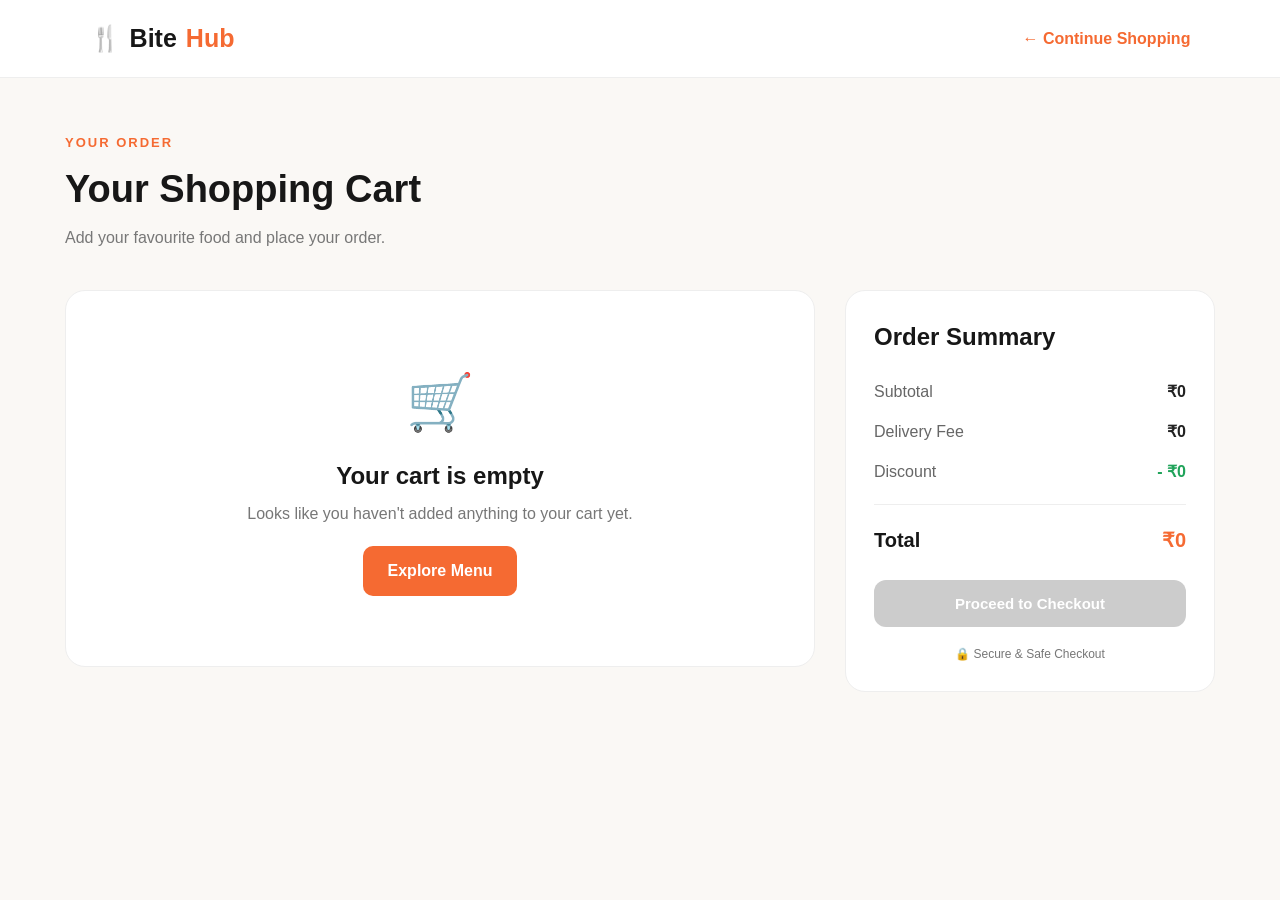
<file: frontend/cart.html>
<!DOCTYPE html>
<html lang="en">

<head>
    <meta charset="UTF-8">
    <meta name="viewport" content="width=device-width, initial-scale=1.0">

    <title>Your Cart | BiteHub</title>

    <link rel="stylesheet" href="css/style.css">
    <link rel="stylesheet" href="css/cart.css">
</head>

<body>

    <!-- HEADER -->
    <header class="cart-header">

        <a href="index.html" class="logo">
            <span>🍴</span>
            Bite<span>Hub</span>
        </a>

        <a href="index.html" class="back-btn">
            ← Continue Shopping
        </a>

    </header>


    <!-- CART -->
    <main class="cart-page">

        <div class="cart-title">

            <div>
                <p class="small-title">YOUR ORDER</p>
                <h1>Your Shopping Cart</h1>
                <p>Add your favourite food and place your order.</p>
            </div>

        </div>


        <div class="cart-layout">

            <!-- CART ITEMS -->
            <section class="cart-items-section">

                <div id="cartItems" class="cart-items">

                    <!-- Javascript will load items here -->

                </div>


                <!-- EMPTY CART -->
                <div id="emptyCart" class="empty-cart">

                    <div class="empty-icon">🛒</div>

                    <h2>Your cart is empty</h2>

                    <p>
                        Looks like you haven't added anything to your cart yet.
                    </p>

                    <a href="index.html" class="shop-btn">
                        Explore Menu 
                    </a>

                </div>

            </section>


            <!-- ORDER SUMMARY -->
            <aside class="order-summary">

                <h2>Order Summary</h2>

                <div class="summary-row">
                    <span>Subtotal</span>
                    <strong id="subtotal">₹0</strong>
                </div>

                <div class="summary-row">
                    <span>Delivery Fee</span>
                    <strong id="deliveryFee">₹40</strong>
                </div>

                <div class="summary-row discount-row">
                    <span>Discount</span>
                    <strong id="discount">- ₹0</strong>
                </div>

                <div class="summary-divider"></div>

                <div class="summary-total">
                    <span>Total</span>
                    <strong id="total">₹0</strong>
                </div>


                <button id="checkoutBtn" class="checkout-btn">
                    Proceed to Checkout 
                </button>


                <div class="secure-box">
                    🔒 Secure & Safe Checkout
                </div>

            </aside>

        </div>

    </main>


    <script src="js/cart.js"></script>

</body>

</html>
</file>
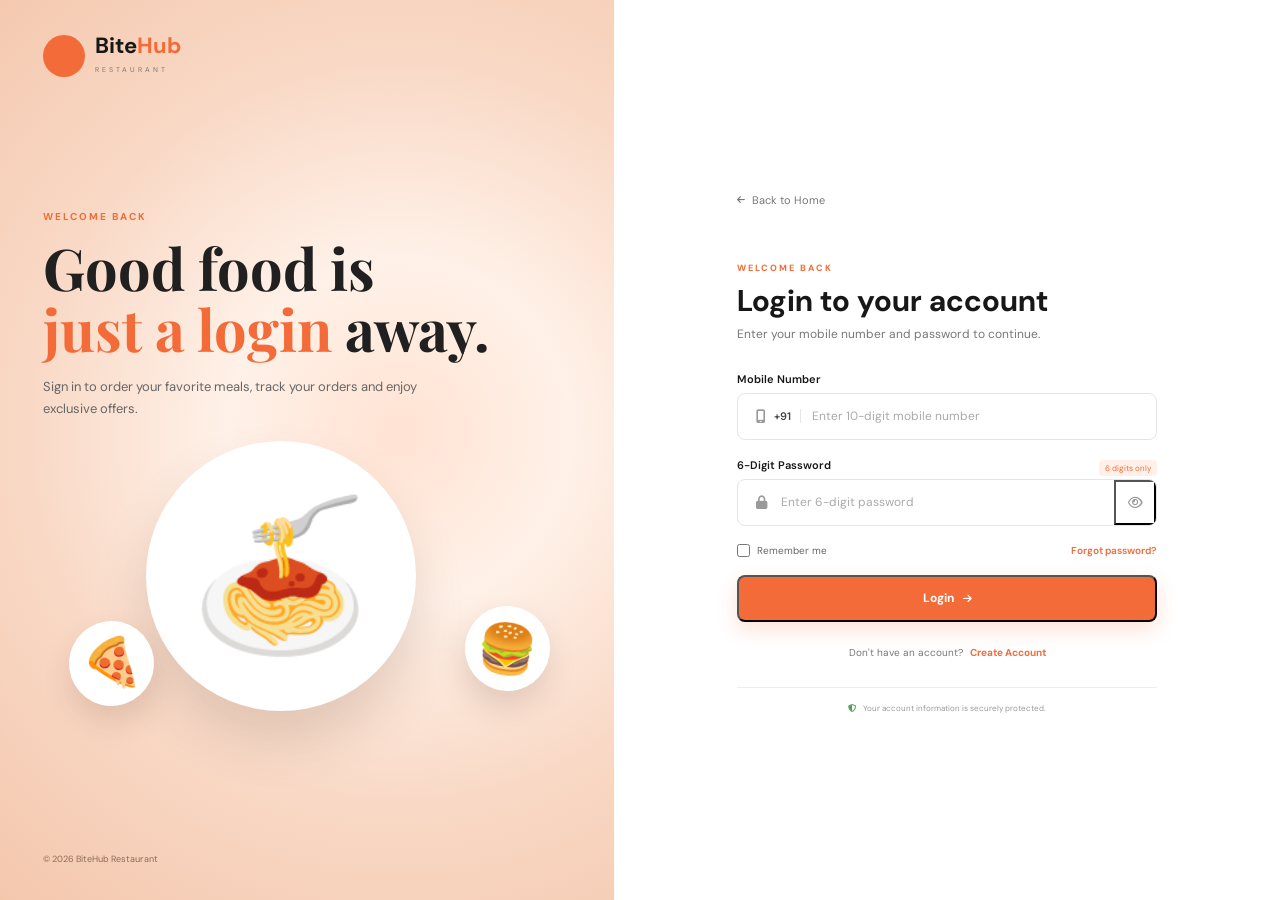
<file: frontend/login.html>
<!DOCTYPE html>
<html lang="en">

<head>
    <meta charset="UTF-8">
    <meta name="viewport" content="width=device-width, initial-scale=1.0">

    <title>Login | BiteHub Restaurant</title>

    <link rel="preconnect" href="https://fonts.googleapis.com">
    <link rel="preconnect" href="https://fonts.gstatic.com" crossorigin>

    <link
        href="https://fonts.googleapis.com/css2?family=DM+Sans:wght@400;500;600;700&family=Playfair+Display:wght@500;600;700&display=swap"
        rel="stylesheet">

    <link
        rel="stylesheet"
        href="https://cdnjs.cloudflare.com/ajax/libs/font-awesome/6.5.2/css/all.min.css">

    <link rel="stylesheet" href="css/auth.css">
</head>

<body>

    <!-- ================= AUTH PAGE ================= -->

    <main class="auth-page">

        <!-- Left Side -->

        <section class="auth-visual">

            <a href="index.html" class="auth-logo">

                <div class="auth-logo-icon">
                    <i class="fa-solid fa-cloche"></i>
                </div>

                <div>
                    <h2>Bite<span>Hub</span></h2>
                    <small>RESTAURANT</small>
                </div>

            </a>


            <div class="visual-content">

                <span class="visual-label">
                    WELCOME BACK
                </span>

                <h1>
                    Good food is
                    <br>
                    <span>just a login</span>
                    away.
                </h1>

                <p>
                    Sign in to order your favorite meals,
                    track your orders and enjoy exclusive offers.
                </p>


                <div class="visual-food">

                    <div class="visual-circle">
                        🍝
                    </div>

                    <div class="floating-food-one">
                        🍕
                    </div>

                    <div class="floating-food-two">
                        🍔
                    </div>

                </div>

            </div>


            <div class="visual-footer">
                © 2026 BiteHub Restaurant
            </div>

        </section>


        <!-- Right Side -->

        <section class="auth-form-section">

            <div class="auth-form-container">

                <a href="index.html" class="back-home">
                    <i class="fa-solid fa-arrow-left"></i>
                    Back to Home
                </a>


                <div class="form-heading">

                    <span>WELCOME BACK</span>

                    <h2>Login to your account</h2>

                    <p>
                        Enter your mobile number and password
                        to continue.
                    </p>

                </div>


                <!-- Login Form -->

                <form id="loginForm" class="auth-form">

                    <!-- Mobile -->

                    <div class="form-group">

                        <label for="loginMobile">
                            Mobile Number
                        </label>

                        <div class="input-wrapper">

                            <i class="fa-solid fa-mobile-screen"></i>

                            <span class="country-code">
                                +91
                            </span>

                            <input
                                type="tel"
                                id="loginMobile"
                                placeholder="Enter 10-digit mobile number"
                                maxlength="10"
                                inputmode="numeric"
                                autocomplete="tel"
                                required
                            >

                        </div>

                    </div>


                    <!-- Password -->

                    <div class="form-group">

                        <div class="label-row">

                            <label for="loginPassword">
                                6-Digit Password
                            </label>

                            <span>
                                6 digits only
                            </span>

                        </div>


                        <div class="input-wrapper">

                            <i class="fa-solid fa-lock"></i>

                            <input
                                type="password"
                                id="loginPassword"
                                placeholder="Enter 6-digit password"
                                maxlength="6"
                                inputmode="numeric"
                                autocomplete="current-password"
                                required
                            >

                            <button
                                type="button"
                                class="password-toggle"
                                id="loginPasswordToggle"
                            >
                                <i class="fa-regular fa-eye"></i>
                            </button>

                        </div>

                    </div>


                    <!-- Remember -->

                    <div class="form-options">

                        <label class="checkbox-label">

                            <input
                                type="checkbox"
                                id="rememberMe"
                            >

                            <span>
                                Remember me
                            </span>

                        </label>

                        <a href="#" id="forgotPassword">
                            Forgot password?
                        </a>

                    </div>


                    <!-- Error -->

                    <div
                        class="form-message error-message"
                        id="loginError">
                    </div>


                    <!-- Submit -->

                    <button
                        type="submit"
                        class="auth-submit"
                    >

                        Login
                        <i class="fa-solid fa-arrow-right"></i>

                    </button>

                </form>


                <!-- Register -->

                <div class="auth-switch">

                    <span>
                        Don't have an account?
                    </span>

                    <a href="register.html">
                        Create Account
                    </a>

                </div>


                <!-- Divider -->

                <div class="secure-login">

                    <i class="fa-solid fa-shield-halved"></i>

                    <span>
                        Your account information is securely protected.
                    </span>

                </div>

            </div>

        </section>

    </main>


    <script src="js/auth.js"></script>

</body>

</html>
</file>
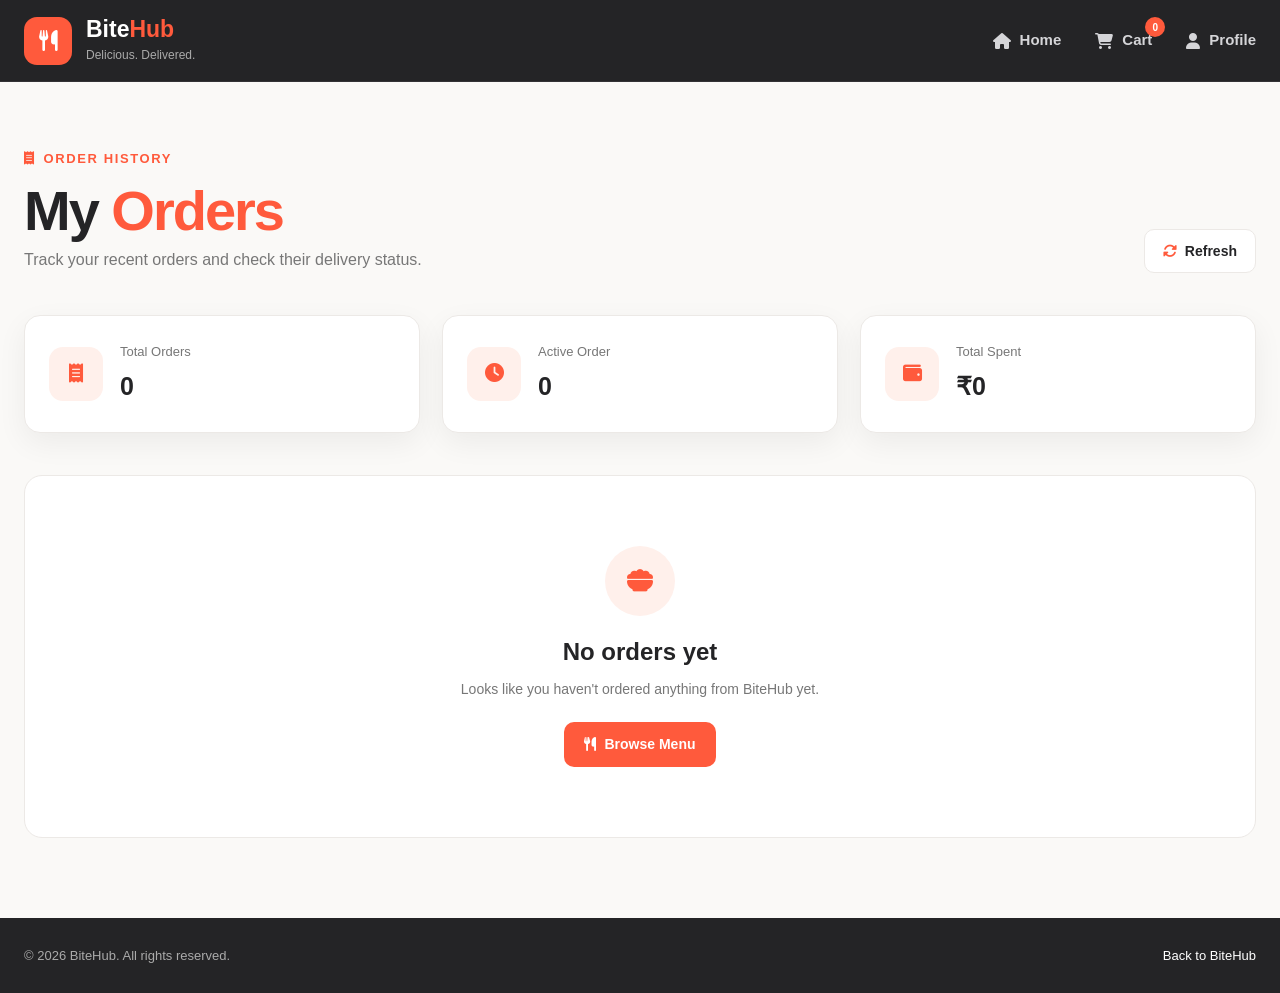
<file: frontend/my-orders.html>
<!DOCTYPE html>
<html lang="en">

<head>

    <meta charset="UTF-8">

    <meta
        name="viewport"
        content="width=device-width, initial-scale=1.0"
    >

    <title>My Order | BiteHub</title>

    <!-- Font Awesome -->
    <link
        rel="stylesheet"
        href="https://cdnjs.cloudflare.com/ajax/libs/font-awesome/6.5.2/css/all.min.css"
    >

    <!-- Main CSS -->
    <link
        rel="stylesheet"
        href="css/style.css"
    >

    <!-- Orders CSS -->
    <link
        rel="stylesheet"
        href="css/my-orders.css"
    >

</head>


<body>


    <!-- =========================================
         HEADER
    ========================================== -->

    <header class="orders-header">

        <div class="orders-header-inner">

            <a
                href="index.html"
                class="brand"
            >

                <div class="brand-icon">
                    <i class="fa-solid fa-utensils"></i>
                </div>

                <div>
                    <h2>Bite<span>Hub</span></h2>
                    <small>Delicious. Delivered.</small>
                </div>

            </a>


            <div class="header-actions">

                <a
                    href="index.html"
                    class="header-link"
                >
                    <i class="fa-solid fa-house"></i>
                    Home
                </a>


                <a
                    href="cart.html"
                    class="cart-link"
                >

                    <i class="fa-solid fa-cart-shopping"></i>

                    Cart

                    <span
                        class="cart-count"
                        id="cartCount"
                    >
                        0
                    </span>

                </a>


                <a
                    href="profile.html"
                    class="profile-link"
                >

                    <i class="fa-solid fa-user"></i>

                    Profile

                </a>

            </div>

        </div>

    </header>



    <!-- =========================================
         MAIN
    ========================================== -->

    <main class="orders-page">

        <section class="orders-hero">

            <div>

                <span class="hero-label">
                    <i class="fa-solid fa-receipt"></i>
                    ORDER HISTORY
                </span>

                <h1>
                    My <span>Orders</span>
                </h1>

                <p>
                    Track your recent orders and
                    check their delivery status.
                </p>

            </div>


            <button
                class="refresh-btn"
                id="refreshOrders"
            >

                <i class="fa-solid fa-rotate"></i>

                Refresh

            </button>

        </section>



        <!-- =========================================
             ORDER STATS
        ========================================== -->

        <section class="order-stats">

            <div class="stat-card">

                <div class="stat-icon">
                    <i class="fa-solid fa-receipt"></i>
                </div>

                <div>
                    <span>Total Orders</span>
                    <strong id="totalOrders">0</strong>
                </div>

            </div>


            <div class="stat-card">

                <div class="stat-icon">
                    <i class="fa-solid fa-clock"></i>
                </div>

                <div>
                    <span>Active Order</span>
                    <strong id="activeOrders">0</strong>
                </div>

            </div>


            <div class="stat-card">

                <div class="stat-icon">
                    <i class="fa-solid fa-wallet"></i>
                </div>

                <div>
                    <span>Total Spent</span>
                    <strong id="totalSpent">₹0</strong>
                </div>

            </div>

        </section>



        <!-- =========================================
             ORDERS CONTAINER
        ========================================== -->

        <section class="orders-section">

            <div
                class="orders-container"
                id="ordersContainer"
            ></div>


            <!-- EMPTY STATE -->

            <div
                class="empty-orders"
                id="emptyOrders"
            >

                <div class="empty-icon">

                    <i class="fa-solid fa-bowl-food"></i>

                </div>

                <h2>No orders yet</h2>

                <p>
                    Looks like you haven't ordered
                    anything from BiteHub yet.
                </p>

                <a
                    href="index.html"
                    class="browse-btn"
                >
                    <i class="fa-solid fa-utensils"></i>
                    Browse Menu
                </a>

            </div>

        </section>

    </main>



    <!-- =========================================
         FOOTER
    ========================================== -->

    <footer class="orders-footer">

        <p>
            © 2026 BiteHub. All rights reserved.
        </p>

        <a href="index.html">
            Back to BiteHub
        </a>

    </footer>



    <!-- JS -->

    <script src="js/my-orders.js"></script>

</body>

</html>
</file>
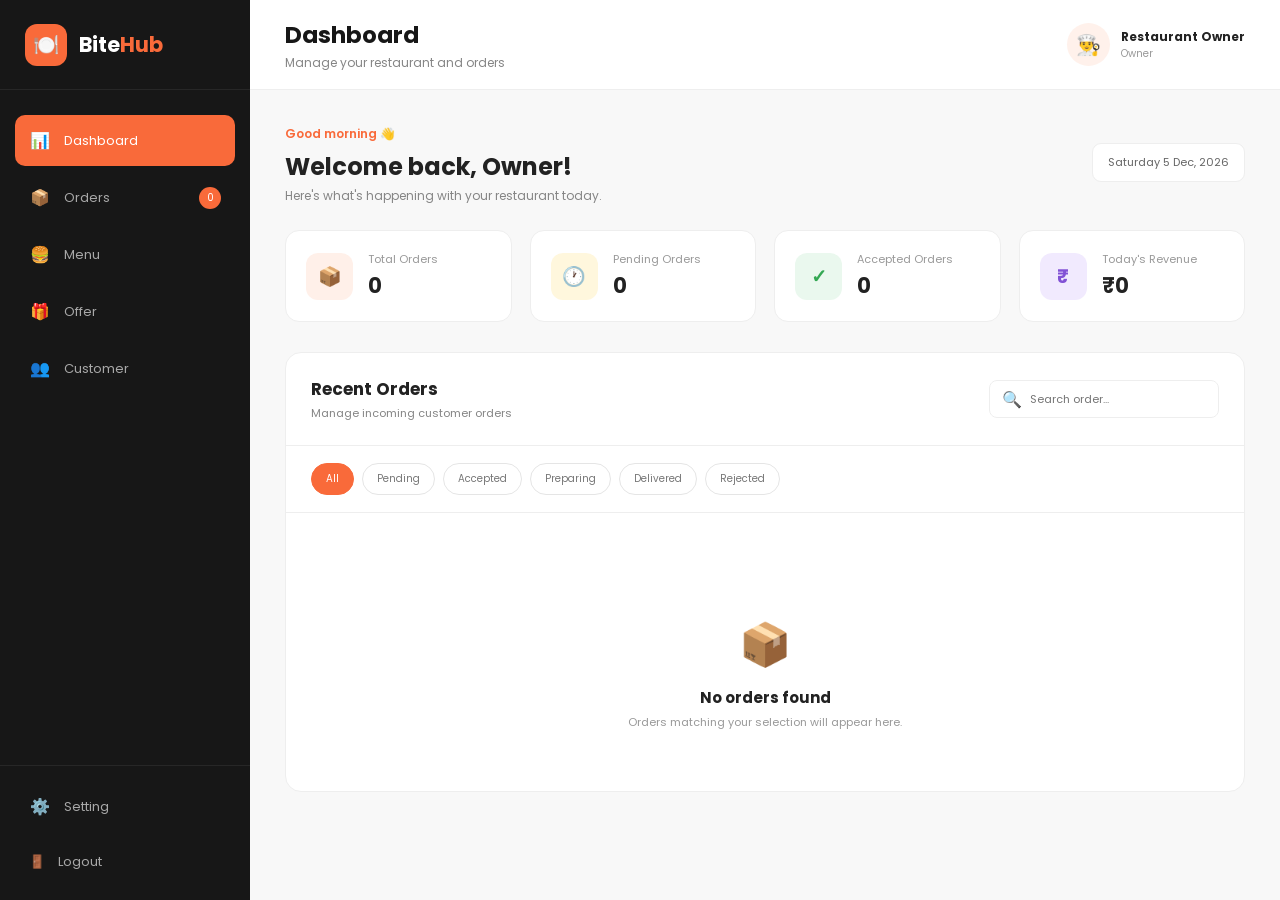
<file: frontend/owner-dashboard.html>
<!DOCTYPE html>
<html lang="en">

<head>
    <meta charset="UTF-8">
    <meta name="viewport" content="width=device-width, initial-scale=1.0">

    <title>Owner Dashboard | BiteHub</title>

    <!-- Google Font -->
    <link rel="preconnect" href="https://fonts.googleapis.com">
    <link rel="preconnect" href="https://fonts.gstatic.com" crossorigin>

    <link
        href="https://fonts.googleapis.com/css2?family=Poppins:wght@400;500;600;700&display=swap"
        rel="stylesheet"
    >

    <!-- CSS -->
    <link rel="stylesheet" href="css/owner-dashboard.css">
</head>

<body>

    <!-- =========================================
         SIDEBAR
    ========================================== -->

    <aside class="sidebar" id="sidebar">

        <!-- Logo -->

        <div class="sidebar-logo">

            <div class="logo-icon">
                🍽️
            </div>

            <div class="logo-text">
                Bite<span>Hub</span>
            </div>

        </div>


        <!-- Navigation -->

        <nav class="sidebar-nav">

            <a href="#" class="nav-item active">

                <span class="nav-icon">📊</span>

                <span>
                    Dashboard
                </span>

            </a>

            <a href="#orders" class="nav-item">

                <span class="nav-icon">📦</span>

                <span>
                    Orders
                </span>

                <span class="nav-badge" id="sidebarOrderCount">
                    0
                </span>

            </a>

            <a href="#" class="nav-item">

                <span class="nav-icon">🍔</span>

                <span>
                    Menu
                </span>

            </a>

            <a href="#" class="nav-item">

                <span class="nav-icon">🎁</span>

                <span>
                    Offer
                </span>

            </a>

            <a href="#" class="nav-item">

                <span class="nav-icon">👥</span>

                <span>
                    Customer
                </span>

            </a>

        </nav>


        <!-- Bottom -->

        <div class="sidebar-bottom">

            <a href="#" class="nav-item">

                <span class="nav-icon">⚙️</span>

                <span>
                    Setting
                </span>

            </a>

            <button
                class="logout-btn"
                id="logoutBtn"
            >

                <span>
                    🚪
                </span>

                Logout

            </button>

        </div>

    </aside>


    <!-- =========================================
         MAIN CONTENT
    ========================================== -->

    <main class="main-content">

        <!-- TOP BAR -->

        <header class="topbar">

            <button
                class="mobile-menu-btn"
                id="mobileMenuBtn"
            >
                ☰
            </button>


            <div class="topbar-left">

                <h1>
                    Dashboard
                </h1>

                <p>
                    Manage your restaurant and orders
                </p>

            </div>


            <div class="owner-profile">

                <div class="owner-avatar">
                    👨‍🍳
                </div>

                <div class="owner-info">

                    <strong>
                        Restaurant Owner
                    </strong>

                    <span>
                        Owner
                    </span>

                </div>

            </div>

        </header>


        <!-- =========================================
             DASHBOARD CONTENT
        ========================================== -->

        <section class="dashboard-content">


            <!-- Welcome -->

            <div class="welcome-section">

                <div>

                    <span class="welcome-small">
                        Good morning 👋
                    </span>

                    <h2>
                        Welcome back, Owner!
                    </h2>

                    <p>
                        Here's what's happening with your restaurant today.
                    </p>

                </div>

                <div class="today-date" id="todayDate">
                    Today
                </div>

            </div>


            <!-- =====================================
                 STATS
            ====================================== -->

            <div class="stats-grid">


                <!-- Orders -->

                <div class="stat-card">

                    <div class="stat-icon orange">
                        📦
                    </div>

                    <div class="stat-details">

                        <span>
                            Total Orders
                        </span>

                        <strong id="totalOrders">
                            0
                        </strong>

                    </div>

                </div>


                <!-- Pending -->

                <div class="stat-card">

                    <div class="stat-icon yellow">
                        🕐
                    </div>

                    <div class="stat-details">

                        <span>
                            Pending Orders
                        </span>

                        <strong id="pendingOrders">
                            0
                        </strong>

                    </div>

                </div>


                <!-- Accepted -->

                <div class="stat-card">

                    <div class="stat-icon green">
                        ✓
                    </div>

                    <div class="stat-details">

                        <span>
                            Accepted Orders
                        </span>

                        <strong id="acceptedOrders">
                            0
                        </strong>

                    </div>

                </div>


                <!-- Revenue -->

                <div class="stat-card">

                    <div class="stat-icon purple">
                        ₹
                    </div>

                    <div class="stat-details">

                        <span>
                            Today's Revenue
                        </span>

                        <strong id="todayRevenue">
                            ₹0
                        </strong>

                    </div>

                </div>

            </div>


            <!-- =====================================
                 ORDERS SECTION
            ====================================== -->

            <section
                class="orders-section"
                id="orders"
            >

                <div class="section-header">

                    <div>

                        <h2>
                            Recent Orders
                        </h2>

                        <p>
                            Manage incoming customer orders
                        </p>

                    </div>


                    <!-- Search -->

                    <div class="order-search">

                        <span>
                            🔍
                        </span>

                        <input
                            type="text"
                            id="searchOrders"
                            placeholder="Search order..."
                        >

                    </div>

                </div>


                <!-- Filter -->

                <div class="order-filters">

                    <button
                        class="filter-btn active"
                        data-filter="all"
                    >
                        All
                    </button>

                    <button
                        class="filter-btn"
                        data-filter="pending"
                    >
                        Pending
                    </button>

                    <button
                        class="filter-btn"
                        data-filter="accepted"
                    >
                        Accepted
                    </button>

                    <button
                        class="filter-btn"
                        data-filter="preparing"
                    >
                        Preparing
                    </button>

                    <button
                        class="filter-btn"
                        data-filter="delivered"
                    >
                        Delivered
                    </button>

                    <button
                        class="filter-btn"
                        data-filter="rejected"
                    >
                        Rejected
                    </button>

                </div>


                <!-- Orders Container -->

                <div
                    class="orders-container"
                    id="ordersContainer"
                >

                    <!-- Orders generated by JS -->

                </div>


                <!-- Empty State -->

                <div
                    class="empty-state"
                    id="emptyState"
                >

                    <div class="empty-icon">
                        📦
                    </div>

                    <h3>
                        No orders found
                    </h3>

                    <p>
                        Orders matching your selection will appear here.
                    </p>

                </div>

            </section>

        </section>

    </main>


    <!-- Overlay -->

    <div
        class="sidebar-overlay"
        id="sidebarOverlay"
    ></div>


    <!-- JS -->

    <script src="js/owner-dashboard.js"></script>

</body>

</html>
</file>
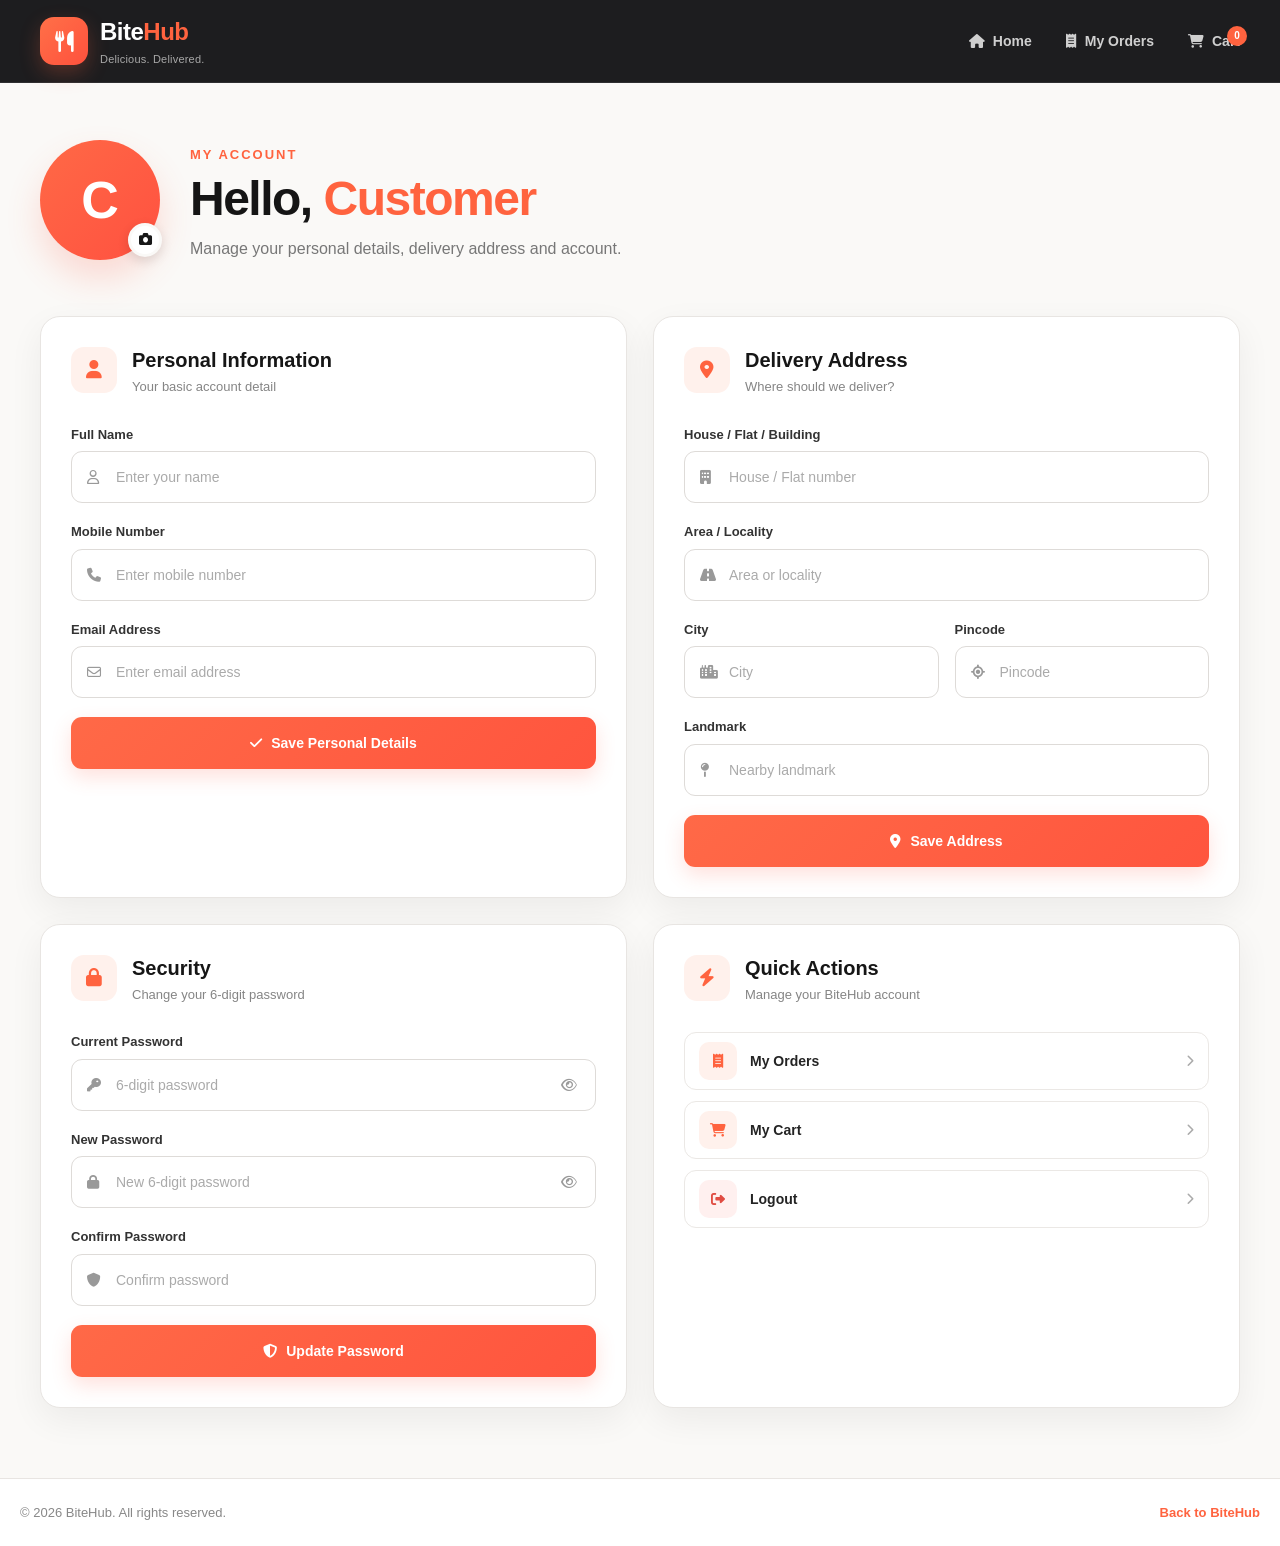
<file: frontend/profile.html>
<!DOCTYPE html>
<html lang="en">

<head>

    <meta charset="UTF-8">

    <meta
        name="viewport"
        content="width=device-width, initial-scale=1.0"
    >

    <title>My Profile | BiteHub</title>

    <!-- Font Awesome -->
    <link
        rel="stylesheet"
        href="https://cdnjs.cloudflare.com/ajax/libs/font-awesome/6.5.2/css/all.min.css"
    >

    <!-- Main CSS -->
    <link
        rel="stylesheet"
        href="css/style.css"
    >

    <!-- Profile CSS -->
    <link
        rel="stylesheet"
        href="css/profile.css"
    >

</head>


<body>


    <!-- =========================================
         HEADER
    ========================================== -->

    <header class="profile-header">

        <div class="profile-header-inner">


            <!-- LOGO -->

            <a
                href="index.html"
                class="brand"
            >

                <div class="brand-icon">
                    <i class="fa-solid fa-utensils"></i>
                </div>

                <div>

                    <h2>
                        Bite<span>Hub</span>
                    </h2>

                    <small>
                        Delicious. Delivered.
                    </small>

                </div>

            </a>


            <!-- NAV -->

            <nav class="profile-nav">

                <a href="index.html">
                    <i class="fa-solid fa-house"></i>
                    Home
                </a>

                <a href="my-orders.html">
                    <i class="fa-solid fa-receipt"></i>
                    My Orders
                </a>

                <a href="cart.html">
                    <i class="fa-solid fa-cart-shopping"></i>
                    Cart
                    <span
                        class="cart-count"
                        id="cartCount"
                    >
                        0
                    </span>
                </a>

            </nav>

        </div>

    </header>



    <!-- =========================================
         MAIN
    ========================================== -->

    <main class="profile-page">


        <!-- PROFILE HERO -->

        <section class="profile-hero">

            <div class="profile-avatar">

                <span id="avatarLetter">
                    U
                </span>

                <button
                    class="avatar-edit"
                    id="avatarEdit"
                    type="button"
                >
                    <i class="fa-solid fa-camera"></i>
                </button>

            </div>


            <div class="profile-intro">

                <span class="profile-label">
                    MY ACCOUNT
                </span>

                <h1>
                    Hello,
                    <span id="profileName">
                        Customer
                    </span>
                </h1>

                <p>
                    Manage your personal details,
                    delivery address and account.
                </p>

            </div>

        </section>



        <!-- =========================================
             PROFILE GRID
        ========================================== -->

        <section class="profile-grid">


            <!-- =====================================
                 PERSONAL INFORMATION
            ====================================== -->

            <div class="profile-card">

                <div class="card-heading">

                    <div class="heading-icon">
                        <i class="fa-solid fa-user"></i>
                    </div>

                    <div>

                        <h2>
                            Personal Information
                        </h2>

                        <p>
                            Your basic account detail
                        </p>

                    </div>

                </div>


                <form id="profileForm">


                    <!-- NAME -->

                    <div class="input-group">

                        <label for="fullName">
                            Full Name
                        </label>

                        <div class="input-wrapper">

                            <i class="fa-regular fa-user"></i>

                            <input
                                type="text"
                                id="fullName"
                                placeholder="Enter your name"
                                required
                            >

                        </div>

                    </div>


                    <!-- MOBILE -->

                    <div class="input-group">

                        <label for="mobile">
                            Mobile Number
                        </label>

                        <div class="input-wrapper">

                            <i class="fa-solid fa-phone"></i>

                            <input
                                type="tel"
                                id="mobile"
                                placeholder="Enter mobile number"
                                maxlength="10"
                                required
                            >

                        </div>

                    </div>


                    <!-- EMAIL -->

                    <div class="input-group">

                        <label for="email">
                            Email Address
                        </label>

                        <div class="input-wrapper">

                            <i class="fa-regular fa-envelope"></i>

                            <input
                                type="email"
                                id="email"
                                placeholder="Enter email address"
                            >

                        </div>

                    </div>


                    <button
                        type="submit"
                        class="save-btn"
                    >

                        <i class="fa-solid fa-check"></i>

                        Save Personal Details

                    </button>

                </form>

            </div>



            <!-- =====================================
                 DELIVERY ADDRESS
            ====================================== -->

            <div class="profile-card">

                <div class="card-heading">

                    <div class="heading-icon">
                        <i class="fa-solid fa-location-dot"></i>
                    </div>

                    <div>

                        <h2>
                            Delivery Address
                        </h2>

                        <p>
                            Where should we deliver?
                        </p>

                    </div>

                </div>


                <form id="addressForm">


                    <!-- HOUSE -->

                    <div class="input-group">

                        <label for="house">
                            House / Flat / Building
                        </label>

                        <div class="input-wrapper">

                            <i class="fa-solid fa-building"></i>

                            <input
                                type="text"
                                id="house"
                                placeholder="House / Flat number"
                            >

                        </div>

                    </div>


                    <!-- AREA -->

                    <div class="input-group">

                        <label for="area">
                            Area / Locality
                        </label>

                        <div class="input-wrapper">

                            <i class="fa-solid fa-road"></i>

                            <input
                                type="text"
                                id="area"
                                placeholder="Area or locality"
                            >

                        </div>

                    </div>


                    <!-- CITY + PIN -->

                    <div class="two-column">

                        <div class="input-group">

                            <label for="city">
                                City
                            </label>

                            <div class="input-wrapper">

                                <i class="fa-solid fa-city"></i>

                                <input
                                    type="text"
                                    id="city"
                                    placeholder="City"
                                >

                            </div>

                        </div>


                        <div class="input-group">

                            <label for="pincode">
                                Pincode
                            </label>

                            <div class="input-wrapper">

                                <i class="fa-solid fa-location-crosshairs"></i>

                                <input
                                    type="text"
                                    id="pincode"
                                    maxlength="6"
                                    placeholder="Pincode"
                                >

                            </div>

                        </div>

                    </div>


                    <!-- LANDMARK -->

                    <div class="input-group">

                        <label for="landmark">
                            Landmark
                        </label>

                        <div class="input-wrapper">

                            <i class="fa-solid fa-map-pin"></i>

                            <input
                                type="text"
                                id="landmark"
                                placeholder="Nearby landmark"
                            >

                        </div>

                    </div>


                    <button
                        type="submit"
                        class="save-btn"
                    >

                        <i class="fa-solid fa-location-dot"></i>

                        Save Address

                    </button>

                </form>

            </div>



            <!-- =====================================
                 PASSWORD
            ====================================== -->

            <div class="profile-card">

                <div class="card-heading">

                    <div class="heading-icon">
                        <i class="fa-solid fa-lock"></i>
                    </div>

                    <div>

                        <h2>
                            Security
                        </h2>

                        <p>
                            Change your 6-digit password
                        </p>

                    </div>

                </div>


                <form id="passwordForm">


                    <div class="input-group">

                        <label for="currentPassword">
                            Current Password
                        </label>

                        <div class="input-wrapper">

                            <i class="fa-solid fa-key"></i>

                            <input
                                type="password"
                                id="currentPassword"
                                maxlength="6"
                                inputmode="numeric"
                                placeholder="6-digit password"
                            >

                            <button
                                type="button"
                                class="password-toggle"
                                data-target="currentPassword"
                            >
                                <i class="fa-regular fa-eye"></i>
                            </button>

                        </div>

                    </div>


                    <div class="input-group">

                        <label for="newPassword">
                            New Password
                        </label>

                        <div class="input-wrapper">

                            <i class="fa-solid fa-lock"></i>

                            <input
                                type="password"
                                id="newPassword"
                                maxlength="6"
                                inputmode="numeric"
                                placeholder="New 6-digit password"
                            >

                            <button
                                type="button"
                                class="password-toggle"
                                data-target="newPassword"
                            >
                                <i class="fa-regular fa-eye"></i>
                            </button>

                        </div>

                    </div>


                    <div class="input-group">

                        <label for="confirmPassword">
                            Confirm Password
                        </label>

                        <div class="input-wrapper">

                            <i class="fa-solid fa-shield"></i>

                            <input
                                type="password"
                                id="confirmPassword"
                                maxlength="6"
                                inputmode="numeric"
                                placeholder="Confirm password"
                            >

                        </div>

                    </div>


                    <button
                        type="submit"
                        class="save-btn"
                    >

                        <i class="fa-solid fa-shield-halved"></i>

                        Update Password

                    </button>

                </form>

            </div>



            <!-- =====================================
                 QUICK ACTIONS
            ====================================== -->

            <div class="profile-card quick-card">

                <div class="card-heading">

                    <div class="heading-icon">
                        <i class="fa-solid fa-bolt"></i>
                    </div>

                    <div>

                        <h2>
                            Quick Actions
                        </h2>

                        <p>
                            Manage your BiteHub account
                        </p>

                    </div>

                </div>


                <div class="quick-actions">


                    <a
                        href="my-orders.html"
                        class="quick-action"
                    >

                        <div>
                            <i class="fa-solid fa-receipt"></i>
                        </div>

                        <span>
                            My Orders
                        </span>

                        <i class="fa-solid fa-chevron-right"></i>

                    </a>


                    <a
                        href="cart.html"
                        class="quick-action"
                    >

                        <div>
                            <i class="fa-solid fa-cart-shopping"></i>
                        </div>

                        <span>
                            My Cart
                        </span>

                        <i class="fa-solid fa-chevron-right"></i>

                    </a>


                    <button
                        class="quick-action logout-action"
                        id="logoutBtn"
                        type="button"
                    >

                        <div>
                            <i class="fa-solid fa-right-from-bracket"></i>
                        </div>

                        <span>
                            Logout
                        </span>

                        <i class="fa-solid fa-chevron-right"></i>

                    </button>

                </div>

            </div>

        </section>

    </main>



    <!-- =========================================
         FOOTER
    ========================================== -->

    <footer class="profile-footer">

        <p>
            © 2026 BiteHub. All rights reserved.
        </p>

        <a href="index.html">
            Back to BiteHub
        </a>

    </footer>



    <!-- JS -->

    <script src="js/profile.js"></script>

</body>

</html>
</file>
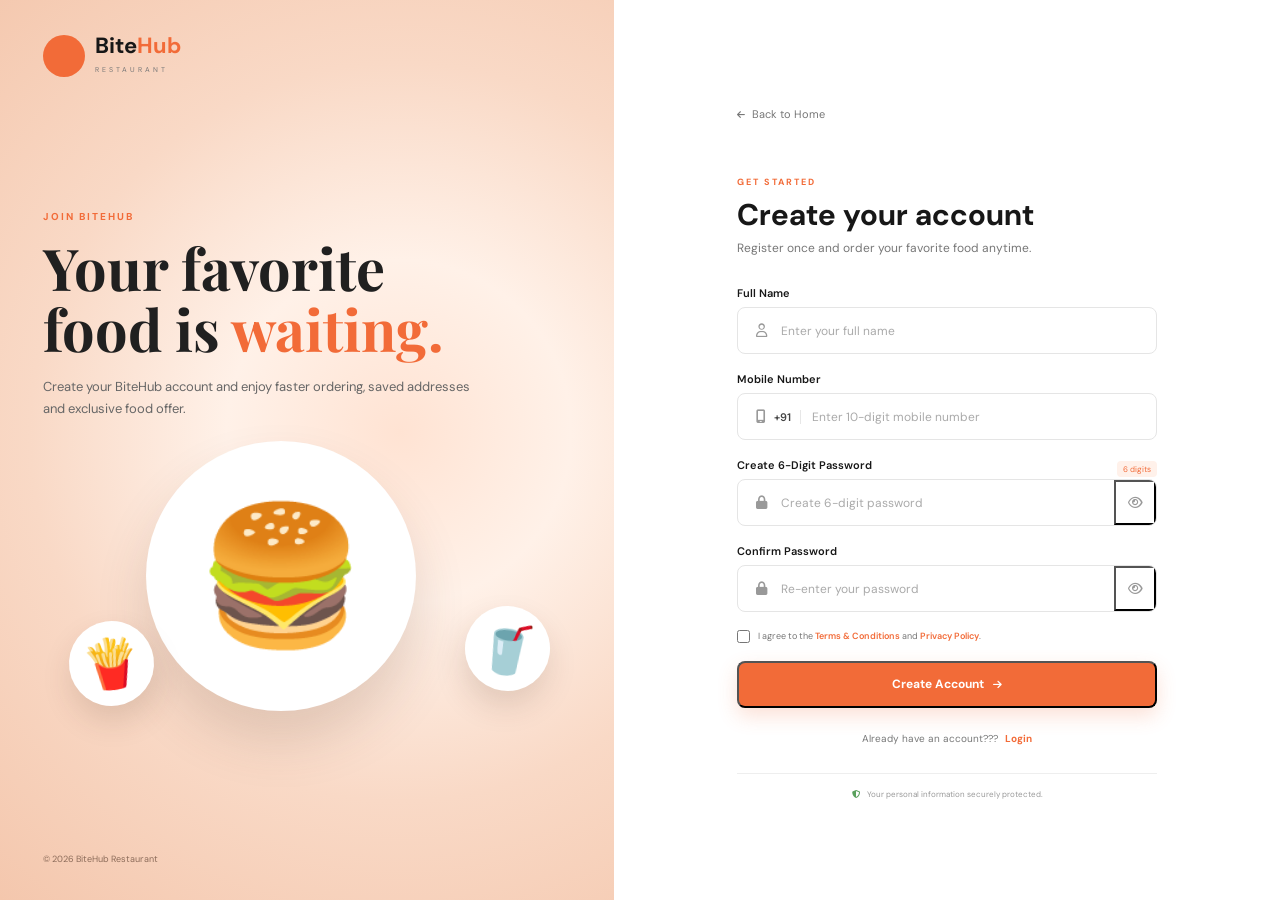
<file: frontend/register.html>
<!DOCTYPE html>
<html lang="en">

<head>
    <meta charset="UTF-8">
    <meta name="viewport" content="width=device-width, initial-scale=1.0">

    <title>Create Account | BiteHub Restaurant</title>

    <link rel="preconnect" href="https://fonts.googleapis.com">
    <link rel="preconnect" href="https://fonts.gstatic.com" crossorigin>

    <link
        href="https://fonts.googleapis.com/css2?family=DM+Sans:wght@400;500;600;700&family=Playfair+Display:wght@500;600;700&display=swap"
        rel="stylesheet">

    <link
        rel="stylesheet"
        href="https://cdnjs.cloudflare.com/ajax/libs/font-awesome/6.5.2/css/all.min.css">

    <link rel="stylesheet" href="css/auth.css">
</head>

<body>

    <main class="auth-page">

        <!-- ================= LEFT ================= -->

        <section class="auth-visual">

            <a href="index.html" class="auth-logo">

                <div class="auth-logo-icon">
                    <i class="fa-solid fa-cloche"></i>
                </div>

                <div>
                    <h2>Bite<span>Hub</span></h2>
                    <small>RESTAURANT</small>
                </div>

            </a>


            <div class="visual-content">

                <span class="visual-label">
                    JOIN BITEHUB
                </span>

                <h1>
                    Your favorite
                    <br>
                    food is
                    <span>waiting.</span>
                </h1>

                <p>
                    Create your BiteHub account and enjoy
                    faster ordering, saved addresses and
                    exclusive food offer.
                </p>


                <div class="visual-food">

                    <div class="visual-circle register-circle">
                        🍔
                    </div>

                    <div class="floating-food-one">
                        🍟
                    </div>

                    <div class="floating-food-two">
                        🥤
                    </div>

                </div>

            </div>


            <div class="visual-footer">
                © 2026 BiteHub Restaurant
            </div>

        </section>


        <!-- ================= RIGHT ================= -->

        <section class="auth-form-section">

            <div class="auth-form-container">

                <a href="index.html" class="back-home">
                    <i class="fa-solid fa-arrow-left"></i>
                    Back to Home
                </a>


                <div class="form-heading">

                    <span>GET STARTED</span>

                    <h2>Create your account</h2>

                    <p>
                        Register once and order your favorite
                        food anytime.
                    </p>

                </div>


                <!-- Register Form -->

                <form id="registerForm" class="auth-form">

                    <!-- Name -->

                    <div class="form-group">

                        <label for="registerName">
                            Full Name
                        </label>

                        <div class="input-wrapper">

                            <i class="fa-regular fa-user"></i>

                            <input
                                type="text"
                                id="registerName"
                                placeholder="Enter your full name"
                                autocomplete="name"
                                required
                            >

                        </div>

                    </div>


                    <!-- Mobile -->

                    <div class="form-group">

                        <label for="registerMobile">
                            Mobile Number
                        </label>

                        <div class="input-wrapper">

                            <i class="fa-solid fa-mobile-screen"></i>

                            <span class="country-code">
                                +91
                            </span>

                            <input
                                type="tel"
                                id="registerMobile"
                                placeholder="Enter 10-digit mobile number"
                                maxlength="10"
                                inputmode="numeric"
                                autocomplete="tel"
                                required
                            >

                        </div>

                    </div>


                    <!-- Password -->

                    <div class="form-group">

                        <div class="label-row">

                            <label for="registerPassword">
                                Create 6-Digit Password
                            </label>

                            <span>
                                6 digits
                            </span>

                        </div>


                        <div class="input-wrapper">

                            <i class="fa-solid fa-lock"></i>

                            <input
                                type="password"
                                id="registerPassword"
                                placeholder="Create 6-digit password"
                                maxlength="6"
                                inputmode="numeric"
                                autocomplete="new-password"
                                required
                            >

                            <button
                                type="button"
                                class="password-toggle"
                                id="registerPasswordToggle"
                            >
                                <i class="fa-regular fa-eye"></i>
                            </button>

                        </div>

                    </div>


                    <!-- Confirm Password -->

                    <div class="form-group">

                        <label for="confirmPassword">
                            Confirm Password
                        </label>

                        <div class="input-wrapper">

                            <i class="fa-solid fa-lock"></i>

                            <input
                                type="password"
                                id="confirmPassword"
                                placeholder="Re-enter your password"
                                maxlength="6"
                                inputmode="numeric"
                                autocomplete="new-password"
                                required
                            >

                            <button
                                type="button"
                                class="password-toggle"
                                id="confirmPasswordToggle"
                            >
                                <i class="fa-regular fa-eye"></i>
                            </button>

                        </div>

                    </div>


                    <!-- Terms -->

                    <label class="terms-label">

                        <input
                            type="checkbox"
                            id="terms"
                            required
                        >

                        <span>
                            I agree to the
                            <a href="#">Terms & Conditions</a>
                            and
                            <a href="#">Privacy Policy</a>.
                        </span>

                    </label>


                    <!-- Error -->

                    <div
                        class="form-message error-message"
                        id="registerError">
                    </div>


                    <!-- Submit -->

                    <button
                        type="submit"
                        class="auth-submit"
                    >

                        Create Account
                        <i class="fa-solid fa-arrow-right"></i>

                    </button>

                </form>


                <!-- Login -->

                <div class="auth-switch">

                    <span>
                        Already have an account???
            
                    </span>

                    <a href="login.html">
                        Login
                    </a>

                </div>


                <div class="secure-login">

                    <i class="fa-solid fa-shield-halved"></i>

                    <span>
                        Your personal information securely protected.
                    </span>

                </div>

            </div>

        </section>

    </main>


    <script src="js/auth.js"></script>

</body>

</html>
</file>
<file: frontend/css/style.css>
/* =========================================================
   BITEHUB RESTAURANT
   MAIN STYLESHEET
========================================================= */


/* =========================================================
   ROOT
========================================================= */

:root {

    --primary: #f26b38;
    --primary-dark: #dc5527;
    --primary-light: #fff1ea;

    --black: #171717;
    --dark: #222222;

    --gray: #6f6f6f;
    --light-gray: #f5f5f5;

    --border: #e8e8e8;

    --white: #ffffff;

    --shadow:
        0 8px 25px rgba(0, 0, 0, 0.07);

    --shadow-hover:
        0 14px 35px rgba(0, 0, 0, 0.12);

    --radius: 14px;

    --transition:
        all 0.3s ease;
}


/* =========================================================
   RESET
========================================================= */

* {
    margin: 0;
    padding: 0;
    box-sizing: border-box;
}


html {
    scroll-behavior: smooth;
}


body {

    font-family: "DM Sans", sans-serif;

    color: var(--black);

    background: var(--white);

    line-height: 1.5;

    overflow-x: hidden;
}


a {
    text-decoration: none;
    color: inherit;
}


button,
input {
    font-family: inherit;
}


button {
    border: none;
    cursor: pointer;
}


img {
    max-width: 100%;
    display: block;
}


/* =========================================================
   TOP BAR
========================================================= */

.top-bar {

    height: 34px;

    background: #171717;

    color: #ffffff;

    display: flex;

    align-items: center;

    justify-content: space-between;

    padding: 0 5%;

    font-size: 11px;
}


.top-item {

    display: flex;

    align-items: center;

    gap: 7px;
}


.top-item i {
    color: var(--primary);
}


.top-center {

    font-size: 11px;

    color: #eeeeee;
}


/* =========================================================
   NAVBAR
========================================================= */

.navbar {

    height: 72px;

    background: rgba(255, 255, 255, 0.96);

    border-bottom: 1px solid #eeeeee;

    position: sticky;

    top: 0;

    z-index: 1000;

    backdrop-filter: blur(12px);
}


.nav-container {

    width: 92%;

    max-width: 1400px;

    height: 100%;

    margin: auto;

    display: flex;

    align-items: center;

    justify-content: space-between;
}


/* =========================================================
   LOGO
========================================================= */

.logo {

    display: flex;

    align-items: center;

    gap: 9px;

    min-width: 160px;
}


.logo-icon {

    width: 40px;
    height: 40px;

    display: flex;

    align-items: center;

    justify-content: center;

    background: var(--primary);

    color: white;

    border-radius: 50%;

    font-size: 20px;

    position: relative;
}


.logo-icon::after {

    content: "";

    position: absolute;

    width: 25px;

    height: 3px;

    background: var(--primary);

    bottom: -3px;

    left: 7px;

    border-radius: 20px;
}


.logo-text h2 {

    font-size: 21px;

    line-height: 20px;

    font-weight: 700;
}


.logo-text h2 span {
    color: var(--primary);
}


.logo-text small {

    font-size: 7px;

    letter-spacing: 3px;

    color: #777;
}


/* =========================================================
   NAV LINKS
========================================================= */

.nav-links {

    display: flex;

    align-items: center;

    gap: 32px;
}


.nav-links a {

    font-size: 13px;

    font-weight: 500;

    color: #333;

    position: relative;

    transition: var(--transition);
}


.nav-links a i {

    font-size: 9px;

    margin-left: 3px;
}


.nav-links a:hover,
.nav-links a.active {

    color: var(--primary);
}


.nav-links a.active::after {

    content: "";

    position: absolute;

    width: 100%;

    height: 2px;

    background: var(--primary);

    bottom: -10px;

    left: 0;

    border-radius: 5px;
}


/* =========================================================
   NAV ACTIONS
========================================================= */

.nav-actions {

    display: flex;

    align-items: center;

    gap: 15px;
}


.icon-btn,
.cart-btn {

    background: transparent;

    color: #252525;

    width: 30px;

    height: 30px;

    display: flex;

    align-items: center;

    justify-content: center;

    font-size: 17px;

    position: relative;

    transition: var(--transition);
}


.icon-btn:hover,
.cart-btn:hover {

    color: var(--primary);

    transform: translateY(-2px);
}


/* Customer Login */

.nav-user {

    width: 38px;

    height: 38px;

    display: flex;

    align-items: center;

    justify-content: center;

    border-radius: 50%;

    color: #222;

    font-size: 17px;

    transition: 0.25s ease;
}


.nav-user:hover {

    background: var(--primary-light);

    color: var(--primary);

    transform: translateY(-2px);
}


/* Cart Counter */

.cart-count {

    position: absolute;

    top: -5px;

    right: -7px;

    min-width: 16px;

    height: 16px;

    background: var(--primary);

    color: white;

    border-radius: 50%;

    display: flex;

    align-items: center;

    justify-content: center;

    font-size: 9px;

    font-weight: 700;
}


/* Mobile Menu */

.mobile-menu-btn {

    display: none;

    background: transparent;

    font-size: 20px;
}


/* =========================================================
   MOBILE NAV
========================================================= */

.mobile-nav {

    display: none;
}


/* =========================================================
   HERO
========================================================= */

.hero {

    background:

        radial-gradient(
            circle at 75% 50%,
            #fff2e9 0%,
            #fff9f5 38%,
            #ffffff 75%
        );

    overflow: hidden;
}


.hero-container {

    width: 92%;

    max-width: 1400px;

    min-height: 440px;

    margin: auto;

    display: grid;

    grid-template-columns: 43% 57%;

    align-items: center;
}


/* =========================================================
   HERO CONTENT
========================================================= */

.hero-content {

    padding: 55px 0;

    position: relative;

    z-index: 2;
}


.hero-small-title {

    font-family: "Playfair Display", serif;

    font-size: 19px;

    font-style: italic;

    color: #222;
}


.hero-content h1 {

    font-size: clamp(50px, 5vw, 76px);

    line-height: 0.98;

    letter-spacing: -3px;

    margin: 8px 0 20px;

    font-weight: 700;
}


.hero-content h1 span {

    color: var(--primary);
}


.hero-content h1 .heart {

    font-size: 58px;

    font-weight: 400;

    color: var(--primary);

    margin-left: 4px;
}


.hero-content > p {

    max-width: 440px;

    color: #666;

    font-size: 14px;

    line-height: 1.7;

    margin-bottom: 25px;
}


/* =========================================================
   HERO BUTTONS
========================================================= */

.hero-buttons {

    display: flex;

    align-items: center;

    gap: 12px;
}


.primary-btn,
.secondary-btn {

    min-height: 42px;

    padding: 0 22px;

    border-radius: 25px;

    display: inline-flex;

    align-items: center;

    justify-content: center;

    font-size: 13px;

    font-weight: 600;

    transition: var(--transition);
}


.primary-btn {

    background: var(--primary);

    color: white;

    box-shadow:
        0 7px 18px rgba(242, 107, 56, 0.22);
}


.primary-btn:hover {

    background: var(--primary-dark);

    transform: translateY(-2px);

    box-shadow:
        0 10px 25px rgba(242, 107, 56, 0.3);
}


.primary-btn i {

    margin-left: 10px;

    font-size: 11px;
}


.secondary-btn {

    border: 1px solid #d8d8d8;

    color: #333;

    background: white;
}


.secondary-btn:hover {

    border-color: var(--primary);

    color: var(--primary);
}


/* =========================================================
   CUSTOMER INFO
========================================================= */

.customer-info {

    display: flex;

    align-items: center;

    margin-top: 25px;
}


.customer-images {

    display: flex;

    margin-right: 12px;
}


.customer-avatar {

    width: 29px;
    height: 29px;

    border-radius: 50%;

    background: #eee;

    display: flex;

    align-items: center;

    justify-content: center;

    font-size: 16px;

    border: 2px solid white;

    margin-left: -7px;
}


.customer-avatar:first-child {
    margin-left: 0;
}


.customer-rating strong {

    font-size: 10px;

    display: block;
}


.stars {

    color: #ffb52e;

    font-size: 11px;

    letter-spacing: 1px;
}


/* =========================================================
   HERO IMAGE
========================================================= */

.hero-image-area {

    height: 100%;

    min-height: 440px;

    position: relative;

    display: flex;

    align-items: center;

    justify-content: center;
}


.hero-circle {

    position: absolute;

    width: 470px;
    height: 470px;

    border-radius: 50%;

    background:
        linear-gradient(
            135deg,
            #ffe3d1,
            #ffd1b5
        );

    opacity: 0.8;
}


.hero-food {

    width: 350px;
    height: 350px;

    position: relative;

    z-index: 2;

    display: flex;

    align-items: center;

    justify-content: center;

    animation: foodFloat 5s ease-in-out infinite;
}


.food-plate {

    width: 300px;
    height: 300px;

    border-radius: 50%;

    overflow: hidden;

    background: white;

    border: 10px solid rgba(255,255,255,0.85);

    box-shadow:
        0 25px 50px rgba(90, 48, 28, 0.18);
}


.food-plate img {

    width: 100%;
    height: 100%;

    object-fit: cover;

    border-radius: 50%;

    transition: transform 0.5s ease;
}


.hero-food:hover .food-plate img {

    transform: scale(1.08);
}


@keyframes foodFloat {

    0%,
    100% {

        transform:
            translateY(0)
            rotate(0deg);

    }

    50% {

        transform:
            translateY(-10px)
            rotate(1deg);

    }
}


/* =========================================================
   DELIVERY BADGE
========================================================= */

.delivery-badge {

    position: absolute;

    top: 80px;

    right: 4%;

    z-index: 5;

    display: flex;

    align-items: center;

    gap: 9px;

    background: white;

    padding: 9px 13px;

    border-radius: 10px;

    box-shadow:
        0 12px 30px rgba(0,0,0,0.12);

    animation: badgeFloat 4s ease-in-out infinite;
}


@keyframes badgeFloat {

    0%,
    100% {
        transform: translateY(0);
    }

    50% {
        transform: translateY(-7px);
    }
}


.badge-icon {

    width: 32px;
    height: 32px;

    background: var(--primary-light);

    color: var(--primary);

    border-radius: 50%;

    display: flex;

    align-items: center;

    justify-content: center;
}


.delivery-badge strong {

    display: block;

    font-size: 9px;
}


.delivery-badge span {

    display: block;

    color: #888;

    font-size: 10px;
}


/* =========================================================
   FLOATING FOOD
========================================================= */

.floating-food {

    position: absolute;

    z-index: 5;

    overflow: hidden;

    border-radius: 50%;

    background: white;

    border: 6px solid white;

    box-shadow:
        0 15px 30px rgba(0,0,0,0.14);
}


.floating-food img {

    width: 100%;
    height: 100%;

    object-fit: cover;

    display: block;

    transition: transform 0.4s ease;
}


.floating-food:hover img {

    transform: scale(1.1);
}


.burger-float {

    width: 105px;
    height: 105px;

    bottom: 50px;

    right: 2%;

    animation:
        floatingBurger 4s ease-in-out infinite;
}


@keyframes floatingBurger {

    0%,
    100% {
        transform: rotate(-7deg) translateY(0);
    }

    50% {
        transform: rotate(4deg) translateY(-9px);
    }
}


.tomato-float {

    width: 82px;
    height: 82px;

    bottom: 50px;

    left: 4%;

    animation:
        floatingFries 4.5s ease-in-out infinite;
}


@keyframes floatingFries {

    0%,
    100% {
        transform: rotate(5deg) translateY(0);
    }

    50% {
        transform: rotate(-4deg) translateY(-8px);
    }
}


/* =========================================================
   BENEFITS
========================================================= */

.benefits {

    border-top: 1px solid #eeeeee;

    border-bottom: 1px solid #eeeeee;

    background: #ffffff;
}


.benefits-container {

    width: 92%;

    max-width: 1400px;

    margin: auto;

    display: grid;

    grid-template-columns:
        repeat(5, 1fr);
}


.benefit-item {

    min-height: 82px;

    display: flex;

    align-items: center;

    justify-content: center;

    gap: 10px;

    padding: 10px;

    border-right: 1px solid #eeeeee;
}


.benefit-item:last-child {

    border-right: none;
}


.benefit-icon {

    width: 35px;
    height: 35px;

    border-radius: 50%;

    background: var(--primary-light);

    color: var(--primary);

    display: flex;

    align-items: center;

    justify-content: center;

    flex-shrink: 0;
}


.benefit-icon i {
    font-size: 13px;
}


.benefit-item h4 {

    font-size: 10px;

    margin-bottom: 2px;
}


.benefit-item p {

    color: #888;

    font-size: 8px;
}


/* =========================================================
   COMMON SECTION
========================================================= */

.section {

    width: 92%;

    max-width: 1400px;

    margin: auto;

    padding-top: 55px;
}


.section-header {

    display: flex;

    align-items: flex-end;

    justify-content: space-between;

    margin-bottom: 22px;
}


.section-label {

    color: var(--primary);

    font-size: 8px;

    font-weight: 700;

    letter-spacing: 2px;
}


.section-header h2,
.section-title-center h2 {

    font-size: 28px;

    line-height: 1.2;

    margin-top: 4px;
}


.view-link {

    color: var(--primary);

    font-size: 10px;

    font-weight: 600;
}


.view-link i {

    margin-left: 5px;

    font-size: 9px;
}


/* =========================================================
   CATEGORIES
========================================================= */

.categories-grid {

    display: grid;

    grid-template-columns:
        repeat(6, 1fr);

    gap: 14px;
}


.category-card {

    background: white;

    border: 1px solid #eeeeee;

    border-radius: 12px;

    overflow: hidden;

    transition: var(--transition);
}


.category-card:hover {

    transform: translateY(-5px);

    box-shadow: var(--shadow-hover);

    border-color: transparent;
}


.category-image {

    height: 110px;

    overflow: hidden;

    background: #f5f5f5;
}


.category-image img {

    width: 100%;
    height: 100%;

    object-fit: cover;

    display: block;

    transition:
        transform 0.45s ease;
}


.category-card:hover
.category-image img {

    transform: scale(1.08);
}


.category-info {

    padding: 10px 11px;
}


.category-info h3 {

    font-size: 12px;

    margin-bottom: 2px;
}


.category-info span {

    font-size: 9px;

    color: #888;
}


/* =========================================================
   POPULAR FOOD
========================================================= */

.popular-section {

    padding-top: 48px;
}


.food-grid {

    display: grid;

    grid-template-columns:
        repeat(5, 1fr);

    gap: 14px;
}


.food-card {

    background: white;

    border: 1px solid #eeeeee;

    border-radius: 12px;

    overflow: hidden;

    transition: var(--transition);
}


.food-card:hover {

    transform: translateY(-5px);

    box-shadow: var(--shadow-hover);

    border-color: transparent;
}


/* =========================================================
   FOOD IMAGE
========================================================= */

.food-image {

    height: 145px;

    position: relative;

    overflow: hidden;

    background: #eee;
}


.food-image > img {

    width: 100%;
    height: 100%;

    object-fit: cover;

    display: block;

    transition:
        transform 0.45s ease;
}


.food-card:hover
.food-image > img {

    transform:
        scale(1.08);
}


/* =========================================================
   FOOD BADGES
========================================================= */

.veg-badge,
.nonveg-badge {

    position: absolute;

    top: 9px;

    left: 9px;

    z-index: 2;

    padding: 3px 6px;

    border-radius: 4px;

    font-size: 7px;

    font-weight: 700;

    background: white;
}


.veg-badge {

    color: #29934a;
}


.nonveg-badge {

    color: #d63c32;
}


/* =========================================================
   FAVORITE
========================================================= */

.favorite-btn {

    position: absolute;

    top: 8px;

    right: 8px;

    z-index: 3;

    width: 28px;
    height: 28px;

    border-radius: 50%;

    background: white;

    color: #777;

    display: flex;

    align-items: center;

    justify-content: center;

    transition: var(--transition);

    box-shadow:
        0 3px 10px rgba(0,0,0,0.08);
}


.favorite-btn:hover {

    color: #e94d43;

    transform: scale(1.1);
}


/* =========================================================
   FOOD CONTENT
========================================================= */

.food-content {

    padding: 11px 12px 12px;
}


.food-content h3 {

    font-size: 12px;

    white-space: nowrap;

    overflow: hidden;

    text-overflow: ellipsis;

    margin-bottom: 4px;
}


.food-content p {

    color: #777;

    font-size: 9px;

    line-height: 1.5;

    min-height: 27px;

    margin-bottom: 8px;
}


.food-bottom {

    display: flex;

    align-items: center;

    justify-content: space-between;
}


.food-bottom strong {

    font-size: 14px;
}


.add-btn {

    width: 27px;
    height: 27px;

    border-radius: 7px;

    background: var(--primary);

    color: white;

    display: flex;

    align-items: center;

    justify-content: center;

    transition: var(--transition);
}


.add-btn:hover {

    background: var(--primary-dark);

    transform: scale(1.08);
}


.add-btn i {

    font-size: 11px;
}


/* =========================================================
   OFFER
========================================================= */

.offer-section {

    width: 92%;

    max-width: 1400px;

    margin: 45px auto 0;
}


.offer-container {

    min-height: 190px;

    border-radius: 13px;

    overflow: hidden;

    background:

        radial-gradient(
            circle at 80% 40%,
            #4b2c1c 0,
            #171717 35%,
            #0d0d0d 70%
        );

    color: white;

    position: relative;

    display: flex;

    align-items: center;

    padding: 25px 7%;
}


.offer-container::before {

    content:
        "✦  ✧  ✦  ✧";

    position: absolute;

    right: 30%;

    top: 10px;

    color: var(--primary);

    font-size: 18px;

    opacity: 0.7;
}


.offer-content {

    position: relative;

    z-index: 2;
}


.offer-content > span {

    color: #aaa;

    font-size: 8px;

    letter-spacing: 2px;
}


.offer-content h2 {

    font-size: 25px;

    line-height: 1.15;

    margin: 5px 0 10px;
}


.offer-content h2 strong {

    color: var(--primary);
}


.coupon {

    display: inline-flex;

    align-items: center;

    gap: 6px;

    padding: 7px 14px;

    border: 1px dashed #777;

    border-radius: 5px;

    font-size: 9px;
}


.coupon strong {

    color: var(--primary);

    font-size: 11px;
}


.offer-content small {

    display: block;

    color: #888;

    font-size: 7px;

    margin-top: 5px;
}


/* Real offer image */

.offer-food {

    position: absolute;

    right: 7%;

    top: 50%;

    transform:
        translateY(-50%)
        rotate(3deg);

    width: 190px;

    height: 150px;

    overflow: hidden;

    border-radius: 18px;

    opacity: 0.95;

    box-shadow:
        0 15px 30px rgba(0,0,0,0.45);

    animation:
        offerFloat 5s ease-in-out infinite;
}


.offer-food img {

    width: 100%;
    height: 100%;

    object-fit: cover;
}


@keyframes offerFloat {

    0%,
    100% {
        transform:
            translateY(-50%)
            rotate(3deg);
    }

    50% {
        transform:
            translateY(-55%)
            rotate(-2deg);
    }
}


/* =========================================================
   ABOUT
========================================================= */

.about-section {

    width: 92%;

    max-width: 1400px;

    margin: auto;

    padding: 70px 0;
}


.about-container {

    display: grid;

    grid-template-columns: 1fr 1fr;

    gap: 55px;

    align-items: center;
}


.about-image {

    height: 330px;

    overflow: hidden;

    border-radius: 18px;

    box-shadow: var(--shadow);
}


.about-image img {

    width: 100%;
    height: 100%;

    object-fit: cover;

    transition: transform 0.5s ease;
}


.about-image:hover img {

    transform: scale(1.04);
}


.about-content h2 {

    font-size: 38px;

    line-height: 1.08;

    margin: 8px 0 18px;
}


.about-content p {

    color: #777;

    font-size: 12px;

    line-height: 1.8;

    max-width: 480px;

    margin-bottom: 13px;
}


.about-content .primary-btn {

    margin-top: 8px;
}


/* =========================================================
   HOW IT WORKS
========================================================= */

.how-section {

    width: 92%;

    max-width: 1400px;

    margin: auto;

    padding: 50px 0;
}


.section-title-center {

    text-align: center;

    margin-bottom: 35px;
}


.steps-container {

    display: flex;

    align-items: center;

    justify-content: center;

    gap: 15px;
}


.step {

    flex: 1;

    max-width: 220px;

    text-align: center;

    position: relative;
}


.step-icon {

    width: 60px;
    height: 60px;

    margin: auto;

    border-radius: 50%;

    background: var(--primary-light);

    color: var(--primary);

    display: flex;

    align-items: center;

    justify-content: center;

    font-size: 21px;

    margin-bottom: 12px;

    transition: var(--transition);
}


.step:hover .step-icon {

    transform: translateY(-5px);

    box-shadow:
        0 10px 25px rgba(242,107,56,0.15);
}


.step-number {

    color: var(--primary);

    font-size: 8px;

    font-weight: 700;

    margin-bottom: 3px;
}


.step h3 {

    font-size: 12px;

    margin-bottom: 5px;
}


.step p {

    font-size: 9px;

    color: #777;

    line-height: 1.5;
}


.step-arrow {

    color: #e7b6a0;

    font-size: 13px;
}


/* =========================================================
   OWNER SECTION
========================================================= */

.owner-section {

    width: 92%;

    max-width: 1400px;

    margin: 0 auto 45px;
}


.owner-container {

    background: #fff8f4;

    border: 1px solid #f6dfd2;

    border-radius: 14px;

    padding: 22px 35px;

    display: flex;

    align-items: center;

    gap: 18px;
}


.owner-icon {

    width: 52px;
    height: 52px;

    flex-shrink: 0;

    background: white;

    color: var(--primary);

    border-radius: 12px;

    display: flex;

    align-items: center;

    justify-content: center;

    font-size: 21px;

    box-shadow: var(--shadow);
}


.owner-text {

    flex: 1;
}


.owner-text span {

    color: var(--primary);

    font-size: 8px;

    font-weight: 700;

    letter-spacing: 1.5px;
}


.owner-text h2 {

    font-size: 18px;

    margin: 2px 0;
}


.owner-text p {

    color: #777;

    font-size: 10px;
}


.owner-btn {

    background: var(--primary);

    color: white;

    padding: 11px 19px;

    border-radius: 7px;

    font-size: 10px;

    font-weight: 600;

    transition: var(--transition);
}


.owner-btn:hover {

    background: var(--primary-dark);

    transform: translateY(-2px);
}


.owner-btn i {

    margin-left: 7px;
}


/* =========================================================
   FOOTER
========================================================= */

.footer {

    background: #151515;

    color: #ffffff;
}


.footer-main {

    width: 92%;

    max-width: 1400px;

    margin: auto;

    min-height: 175px;

    display: grid;

    grid-template-columns:
        1fr 1fr 1.2fr;

    gap: 50px;

    padding: 32px 0;

    border-bottom: 1px solid #292929;
}


.footer-column h3 {

    font-size: 12px;

    margin-bottom: 7px;
}


.footer-column p {

    color: #999;

    font-size: 9px;

    line-height: 1.6;

    max-width: 250px;

    margin-bottom: 12px;
}


/* Subscribe */

.subscribe-box {

    display: flex;

    max-width: 250px;
}


.subscribe-box input {

    width: 100%;

    border: none;

    outline: none;

    background: #ffffff;

    padding: 9px 10px;

    font-size: 9px;

    border-radius: 5px 0 0 5px;
}


.subscribe-box button {

    background: var(--primary);

    color: white;

    padding: 0 12px;

    font-size: 8px;

    border-radius: 0 5px 5px 0;
}


/* App */

.app-buttons {

    display: flex;

    gap: 7px;
}


.app-buttons button {

    background: #242424;

    color: white;

    border: 1px solid #3a3a3a;

    border-radius: 5px;

    padding: 7px 10px;

    font-size: 8px;

    display: flex;

    align-items: center;

    gap: 5px;
}


.app-buttons i {

    font-size: 14px;
}


/* Footer Brand */

.footer-brand {

    display: flex;

    align-items: center;

    position: relative;

    min-height: 100px;
}


.footer-food {

    width: 85px;
    height: 85px;

    margin-right: 15px;

    overflow: hidden;

    border-radius: 50%;
}


.footer-food img {

    width: 100%;
    height: 100%;

    object-fit: cover;
}


.footer-logo h2 {

    font-size: 20px;
}


.footer-logo h2 span {

    color: var(--primary);
}


.footer-logo small {

    display: block;

    color: #777;

    font-size: 6px;

    letter-spacing: 3px;
}


.footer-brand > p {

    position: absolute;

    left: 100px;

    bottom: 0;

    color: #999;

    font-size: 8px;

    max-width: 130px;
}


/* Social */

.social-links {

    position: absolute;

    left: 100px;

    bottom: -32px;

    display: flex;

    gap: 6px;
}


.social-links a {

    width: 22px;
    height: 22px;

    border-radius: 50%;

    background: #292929;

    display: flex;

    align-items: center;

    justify-content: center;

    font-size: 9px;

    transition: var(--transition);
}


.social-links a:hover {

    background: var(--primary);

    transform: translateY(-2px);
}


/* =========================================================
   FOOTER BOTTOM
========================================================= */

.footer-bottom {

    width: 92%;

    max-width: 1400px;

    margin: auto;

    display: grid;

    grid-template-columns:
        1fr 1fr 1fr 1.5fr;

    gap: 40px;

    padding: 28px 0;
}


.footer-bottom h4 {

    color: #777;

    font-size: 8px;

    letter-spacing: 1px;

    margin-bottom: 9px;
}


.footer-bottom a {

    display: block;

    color: #aaa;

    font-size: 8px;

    margin-bottom: 6px;

    transition: var(--transition);
}


.footer-bottom a:hover {

    color: var(--primary);
}


.footer-bottom p {

    color: #aaa;

    font-size: 8px;

    margin-bottom: 7px;
}


.footer-bottom p i {

    color: var(--primary);

    width: 14px;
}


/* =========================================================
   COPYRIGHT
========================================================= */

.copyright {

    border-top: 1px solid #292929;

    text-align: center;

    padding: 12px;

    color: #666;

    font-size: 8px;
}


/* =========================================================
   TABLET
========================================================= */

@media (max-width: 1050px) {

    .nav-links {
        gap: 18px;
    }


    .hero-container {

        grid-template-columns:
            48% 52%;
    }


    .hero-content h1 {

        font-size: 58px;
    }


    .hero-circle {

        width: 380px;
        height: 380px;
    }


    .hero-food {

        width: 290px;
        height: 290px;
    }


    .food-plate {

        width: 240px;
        height: 240px;
    }


    .burger-float {

        width: 90px;
        height: 90px;
    }


    .tomato-float {

        width: 70px;
        height: 70px;
    }


    .categories-grid {

        grid-template-columns:
            repeat(3, 1fr);
    }


    .food-grid {

        grid-template-columns:
            repeat(3, 1fr);
    }


    .benefits-container {

        grid-template-columns:
            repeat(3, 1fr);
    }


    .benefit-item:nth-child(3) {

        border-right: none;
    }


    .benefit-item:nth-child(n + 4) {

        border-top:
            1px solid #eeeeee;
    }


    .footer-main {

        grid-template-columns:
            1fr 1fr;
    }


    .footer-brand {

        grid-column:
            span 2;
    }

}


/* =========================================================
   MOBILE
========================================================= */

@media (max-width: 768px) {


    /* TOP BAR */

    .top-bar {

        padding: 0 4%;
    }


    .top-center {

        display: none;
    }


    .top-item {

        font-size: 9px;
    }


    /* NAV */

    .navbar {

        height: 62px;
    }


    .nav-container {

        width: 94%;
    }


    .logo {

        min-width: auto;
    }


    .logo-icon {

        width: 34px;
        height: 34px;

        font-size: 16px;
    }


    .logo-text h2 {

        font-size: 18px;
    }


    .nav-links {

        display: none;
    }


    .nav-actions {

        gap: 7px;
    }


    .search-btn {

        display: none;
    }


    .mobile-menu-btn {

        display: flex;

        align-items: center;

        justify-content: center;
    }


    /* MOBILE NAV */

    .mobile-nav {

        position: fixed;

        top: 96px;

        left: 0;

        width: 100%;

        background: white;

        z-index: 999;

        padding: 12px 6%;

        box-shadow:
            0 15px 25px rgba(0,0,0,0.1);

        flex-direction: column;

        display: none;
    }


    .mobile-nav.show {

        display: flex;
    }


    .mobile-nav a {

        padding: 13px 0;

        border-bottom:
            1px solid #eeeeee;

        font-size: 13px;
    }


    .mobile-nav a:hover {

        color: var(--primary);
    }


    /* HERO */

    .hero-container {

        width: 90%;

        grid-template-columns: 1fr;

        min-height: auto;

        text-align: center;
    }


    .hero-content {

        padding:
            45px 0 20px;
    }


    .hero-small-title {

        font-size: 17px;
    }


    .hero-content h1 {

        font-size: 54px;

        letter-spacing: -2px;
    }


    .hero-content > p {

        margin:
            auto auto 22px;

        max-width: 340px;

        font-size: 12px;
    }


    .hero-buttons {

        justify-content: center;
    }


    .customer-info {

        justify-content: center;
    }


    /* HERO IMAGE */

    .hero-image-area {

        min-height: 350px;

        height: 350px;

        margin-top: -10px;
    }


    .hero-circle {

        width: 310px;
        height: 310px;
    }


    .hero-food {

        width: 260px;
        height: 260px;
    }


    .food-plate {

        width: 215px;
        height: 215px;

        border-width: 8px;
    }


    .delivery-badge {

        top: 45px;

        right: 3%;
    }


    .burger-float {

        width: 90px;
        height: 90px;

        bottom: 30px;

        right: 2%;
    }


    .tomato-float {

        width: 68px;
        height: 68px;

        bottom: 30px;

        left: 5%;
    }


    /* BENEFITS */

    .benefits-container {

        grid-template-columns:
            repeat(2, 1fr);
    }


    .benefit-item {

        min-height: 68px;

        justify-content:
            flex-start;

        padding-left: 20px;

        border-bottom:
            1px solid #eeeeee;
    }


    .benefit-item:nth-child(2) {

        border-right: none;
    }


    .benefit-item:nth-child(3) {

        border-right:
            1px solid #eeeeee;
    }


    .benefit-item:nth-child(4) {

        border-right: none;
    }


    .benefit-item:last-child {

        grid-column:
            span 2;

        justify-content:
            center;

        border-right: none;
    }


    /* SECTIONS */

    .section {

        width: 90%;

        padding-top: 42px;
    }


    .section-header h2 {

        font-size: 22px;
    }


    .view-link {

        font-size: 9px;
    }


    /* CATEGORIES */

    .categories-grid {

        grid-template-columns:
            repeat(2, 1fr);

        gap: 10px;
    }


    .category-image {

        height: 100px;
    }


    /* FOOD */

    .food-grid {

        grid-template-columns:
            repeat(2, 1fr);

        gap: 10px;
    }


    .food-image {

        height: 135px;
    }


    /* OFFER */

    .offer-section {

        width: 90%;
    }


    .offer-container {

        min-height: 175px;

        padding: 25px;
    }


    .offer-content h2 {

        font-size: 21px;
    }


    .offer-food {

        width: 120px;

        height: 100px;

        right: -10px;

        opacity: 0.8;
    }


    /* ABOUT */

    .about-section {

        width: 90%;

        padding: 50px 0;
    }


    .about-container {

        grid-template-columns: 1fr;

        gap: 25px;
    }


    .about-image {

        height: 260px;
    }


    .about-content h2 {

        font-size: 30px;
    }


    /* HOW */

    .steps-container {

        flex-direction: column;

        gap: 10px;
    }


    .step {

        max-width: 300px;
    }


    .step-arrow {

        transform:
            rotate(90deg);
    }


    /* OWNER */

    .owner-container {

        flex-direction: column;

        text-align: center;

        padding: 25px 18px;
    }


    .owner-text p {

        margin-top: 4px;
    }


    .owner-btn {

        margin-top: 4px;
    }


    /* FOOTER */

    .footer-main {

        grid-template-columns: 1fr;

        gap: 30px;
    }


    .footer-brand {

        grid-column: auto;

        min-height: 120px;
    }


    .footer-bottom {

        grid-template-columns:
            repeat(2, 1fr);

        gap: 30px;
    }

}


/* =========================================================
   SMALL MOBILE
========================================================= */

@media (max-width: 480px) {


    .top-item span {

        font-size: 8px;
    }


    .logo-text small {

        letter-spacing: 2px;
    }


    .hero-content h1 {

        font-size: 46px;
    }


    .hero-content h1 .heart {

        font-size: 40px;
    }


    .hero-buttons {

        flex-direction: column;
    }


    .primary-btn,
    .secondary-btn {

        width: 190px;
    }


    .hero-image-area {

        min-height: 300px;

        height: 300px;
    }


    .hero-circle {

        width: 260px;
        height: 260px;
    }


    .hero-food {

        width: 220px;
        height: 220px;
    }


    .food-plate {

        width: 180px;
        height: 180px;
    }


    .delivery-badge {

        right: 0;

        top: 25px;

        padding: 8px 12px;
    }


    .badge-icon {

        width: 30px;
        height: 30px;
    }


    .delivery-badge strong {

        font-size: 8px;
    }


    .delivery-badge span {

        font-size: 10px;
    }


    .burger-float {

        width: 72px;
        height: 72px;

        bottom: 20px;
    }


    .tomato-float {

        width: 58px;
        height: 58px;

        bottom: 20px;
    }


    .category-image {

        height: 90px;
    }


    .food-image {

        height: 115px;
    }


    .offer-content h2 {

        font-size: 18px;
    }


    .offer-food {

        width: 100px;
        height: 80px;

        right: -15px;
    }


    .footer-bottom {

        grid-template-columns:
            repeat(2, 1fr);
    }

}
</file>
<file: frontend/css/cart.css>
/* =========================================
   CART PAGE
========================================= */

* {
    box-sizing: border-box;
}

body {
    margin: 0;
    background: #faf8f5;
    color: #171717;
    font-family: Arial, sans-serif;
}


/* =========================================
   HEADER
========================================= */

.cart-header {
    height: 78px;
    background: #ffffff;
    border-bottom: 1px solid #eeeeee;

    display: flex;
    align-items: center;
    justify-content: space-between;

    padding: 0 7%;
}

.logo {
    text-decoration: none;
    color: #171717;

    font-size: 25px;
    font-weight: 800;
}

.logo span:last-child {
    color: #f56a32;
}

.back-btn {
    text-decoration: none;
    color: #f56a32;
    font-weight: 600;

    transition: 0.2s;
}

.back-btn:hover {
    transform: translateX(-3px);
}


/* =========================================
   MAIN
========================================= */

.cart-page {
    max-width: 1200px;
    margin: auto;
    padding: 55px 25px 80px;
}

.small-title {
    color: #f56a32;
    font-size: 13px;
    font-weight: 700;
    letter-spacing: 2px;
    margin-bottom: 8px;
}

.cart-title h1 {
    font-size: 38px;
    margin: 0 0 8px;
}

.cart-title p:last-child {
    color: #777;
}


/* =========================================
   LAYOUT
========================================= */

.cart-layout {
    margin-top: 40px;

    display: grid;
    grid-template-columns: 1fr 370px;
    gap: 30px;
}


/* =========================================
   CART ITEMS
========================================= */

.cart-items {
    display: flex;
    flex-direction: column;
    gap: 16px;
}

.cart-item {
    background: #ffffff;
    border-radius: 18px;
    padding: 18px;

    display: flex;
    align-items: center;
    gap: 18px;

    border: 1px solid #eeeeee;
}

.cart-item-image {
    width: 110px;
    height: 90px;

    object-fit: cover;

    border-radius: 14px;
}

.cart-item-info {
    flex: 1;
}

.cart-item-info h3 {
    margin: 0 0 7px;
    font-size: 17px;
}

.cart-item-price {
    color: #f56a32;
    font-weight: 700;
}


/* =========================================
   QUANTITY
========================================= */

.quantity-box {
    display: flex;
    align-items: center;
    gap: 12px;
}

.quantity-box button {
    width: 32px;
    height: 32px;

    border: none;
    border-radius: 50%;

    background: #fff0e9;
    color: #f56a32;

    font-size: 18px;
    cursor: pointer;
}

.quantity-box span {
    min-width: 20px;
    text-align: center;
    font-weight: 700;
}


/* =========================================
   REMOVE
========================================= */

.remove-btn {
    border: none;
    background: transparent;

    color: #999;
    cursor: pointer;

    font-size: 20px;
}

.remove-btn:hover {
    color: #e74c3c;
}


/* =========================================
   ORDER SUMMARY
========================================= */

.order-summary {
    background: #ffffff;

    border-radius: 20px;
    padding: 28px;

    border: 1px solid #eeeeee;

    height: fit-content;

    position: sticky;
    top: 25px;
}

.order-summary h2 {
    margin-top: 0;
    margin-bottom: 25px;
}

.summary-row {
    display: flex;
    justify-content: space-between;

    margin: 16px 0;

    color: #666;
}

.summary-row strong {
    color: #222;
}

.discount-row strong {
    color: #20a35a;
}

.summary-divider {
    border-top: 1px solid #eeeeee;
    margin: 20px 0;
}

.summary-total {
    display: flex;
    justify-content: space-between;

    font-size: 20px;
    font-weight: 800;

    margin-bottom: 25px;
}

.summary-total strong {
    color: #f56a32;
}


/* =========================================
   CHECKOUT BUTTON
========================================= */

.checkout-btn {
    width: 100%;

    border: none;
    border-radius: 12px;

    padding: 15px;

    background: #f56a32;
    color: white;

    font-size: 15px;
    font-weight: 700;

    cursor: pointer;

    transition: 0.25s;
}

.checkout-btn:hover {
    background: #e95721;
    transform: translateY(-2px);
}

.checkout-btn:disabled {
    background: #ccc;
    cursor: not-allowed;
    transform: none;
}


/* =========================================
   SECURITY
========================================= */

.secure-box {
    text-align: center;

    margin-top: 18px;

    font-size: 12px;
    color: #777;
}


/* =========================================
   EMPTY CART
========================================= */

.empty-cart {
    background: white;

    border-radius: 20px;

    padding: 70px 30px;

    text-align: center;

    border: 1px solid #eeeeee;
}

.empty-icon {
    font-size: 55px;
    margin-bottom: 15px;
}

.empty-cart h2 {
    margin-bottom: 8px;
}

.empty-cart p {
    color: #777;
}

.shop-btn {
    display: inline-block;

    margin-top: 20px;

    padding: 13px 25px;

    background: #f56a32;
    color: white;

    border-radius: 10px;

    text-decoration: none;
    font-weight: 700;
}


/* =========================================
   MOBILE
========================================= */

@media (max-width: 800px) {

    .cart-layout {
        grid-template-columns: 1fr;
    }

    .order-summary {
        position: static;
    }

    .cart-title h1 {
        font-size: 30px;
    }

    .cart-item {
        flex-wrap: wrap;
    }

    .cart-item-image {
        width: 90px;
        height: 75px;
    }

    .quantity-box {
        margin-left: 108px;
    }
}
</file>
<file: frontend/css/auth.css>
/* =========================================================
   BITEHUB AUTHENTICATION
========================================================= */

:root {
    --primary: #f26b38;
    --primary-dark: #dc5527;
    --primary-light: #fff1ea;

    --black: #171717;
    --gray: #777;
    --border: #e5e5e5;
    --white: #ffffff;
}


/* ================= RESET ================= */

* {
    margin: 0;
    padding: 0;
    box-sizing: border-box;
}

body {
    font-family: "DM Sans", sans-serif;

    min-height: 100vh;

    background: #f8f8f8;

    color: var(--black);
}

a {
    text-decoration: none;
    color: inherit;
}

button,
input {
    font-family: inherit;
}


/* ================= PAGE ================= */

.auth-page {
    min-height: 100vh;

    display: grid;

    grid-template-columns: 48% 52%;
}


/* =========================================================
   LEFT VISUAL
========================================================= */

.auth-visual {
    background:
        radial-gradient(
            circle at 65% 48%,
            #ffe3d3 0,
            #fff1e8 28%,
            #f9d9c6 60%,
            #f4c7ad 100%
        );

    position: relative;

    overflow: hidden;

    padding: 35px 7%;

    display: flex;

    flex-direction: column;

    justify-content: space-between;
}


/* ================= LOGO ================= */

.auth-logo {
    display: inline-flex;

    align-items: center;

    gap: 10px;

    width: fit-content;

    position: relative;

    z-index: 5;
}

.auth-logo-icon {
    width: 42px;
    height: 42px;

    border-radius: 50%;

    background: var(--primary);

    color: white;

    display: flex;

    align-items: center;

    justify-content: center;

    font-size: 19px;
}

.auth-logo h2 {
    font-size: 22px;

    line-height: 20px;
}

.auth-logo h2 span {
    color: var(--primary);
}

.auth-logo small {
    color: #777;

    font-size: 7px;

    letter-spacing: 3px;
}


/* ================= VISUAL CONTENT ================= */

.visual-content {
    position: relative;

    z-index: 3;
}

.visual-label {
    color: var(--primary);

    font-size: 10px;

    font-weight: 700;

    letter-spacing: 2px;
}

.visual-content h1 {
    font-family: "Playfair Display", serif;

    font-size: clamp(42px, 4.5vw, 67px);

    line-height: 1.05;

    margin: 12px 0 18px;

    color: #202020;
}

.visual-content h1 span {
    color: var(--primary);
}

.visual-content > p {
    max-width: 430px;

    color: #666;

    font-size: 13px;

    line-height: 1.7;
}


/* ================= FOOD VISUAL ================= */

.visual-food {
    height: 300px;

    position: relative;

    margin-top: 5px;
}

.visual-circle {
    position: absolute;

    width: 270px;
    height: 270px;

    border-radius: 50%;

    background: white;

    left: 45%;
    top: 15px;

    transform: translateX(-50%);

    display: flex;

    align-items: center;

    justify-content: center;

    font-size: 145px;

    box-shadow:
        0 30px 50px rgba(103, 59, 36, 0.17);

    border: 12px solid rgba(255, 255, 255, 0.55);
}

.register-circle {
    font-size: 135px;
}

.floating-food-one,
.floating-food-two {
    position: absolute;

    width: 85px;
    height: 85px;

    background: white;

    border-radius: 50%;

    display: flex;

    align-items: center;

    justify-content: center;

    box-shadow: 0 15px 30px rgba(80, 50, 30, 0.15);

    font-size: 48px;
}

.floating-food-one {
    left: 5%;
    bottom: 20px;

    transform: rotate(-8deg);
}

.floating-food-two {
    right: 4%;
    bottom: 35px;

    transform: rotate(8deg);
}


/* ================= VISUAL FOOTER ================= */

.visual-footer {
    color: #8c6c5a;

    font-size: 9px;

    position: relative;

    z-index: 5;
}


/* =========================================================
   RIGHT FORM
========================================================= */

.auth-form-section {
    background: white;

    display: flex;

    align-items: center;

    justify-content: center;

    padding: 40px 30px;
}

.auth-form-container {
    width: 100%;

    max-width: 420px;
}


/* ================= BACK ================= */

.back-home {
    display: inline-flex;

    align-items: center;

    gap: 7px;

    color: #777;

    font-size: 11px;

    margin-bottom: 48px;

    transition: 0.25s ease;
}

.back-home:hover {
    color: var(--primary);

    transform: translateX(-3px);
}

.back-home i {
    font-size: 9px;
}


/* ================= HEADING ================= */

.form-heading > span {
    color: var(--primary);

    font-size: 9px;

    font-weight: 700;

    letter-spacing: 2px;
}

.form-heading h2 {
    font-size: 30px;

    line-height: 1.2;

    margin: 7px 0;
}

.form-heading p {
    color: #777;

    font-size: 12px;

    margin-bottom: 30px;
}


/* ================= FORM ================= */

.auth-form {
    width: 100%;
}

.form-group {
    margin-bottom: 18px;
}

.form-group > label,
.label-row label {
    display: block;

    font-size: 11px;

    font-weight: 600;

    margin-bottom: 7px;
}

.label-row {
    display: flex;

    align-items: center;

    justify-content: space-between;
}

.label-row span {
    font-size: 8px;

    color: var(--primary);

    background: var(--primary-light);

    padding: 3px 6px;

    border-radius: 4px;
}


/* ================= INPUT ================= */

.input-wrapper {
    width: 100%;

    min-height: 47px;

    border: 1px solid var(--border);

    border-radius: 8px;

    display: flex;

    align-items: center;

    background: #fff;

    transition: 0.25s ease;

    overflow: hidden;
}

.input-wrapper:focus-within {
    border-color: var(--primary);

    box-shadow:
        0 0 0 3px rgba(242, 107, 56, 0.08);
}

.input-wrapper > i {
    color: #999;

    font-size: 13px;

    margin-left: 14px;

    width: 18px;

    text-align: center;
}

.input-wrapper input {
    flex: 1;

    min-width: 0;

    height: 45px;

    border: none;

    outline: none;

    padding: 0 11px;

    font-size: 12px;

    color: #222;

    background: transparent;
}

.input-wrapper input::placeholder {
    color: #aaa;
}

.country-code {
    font-size: 11px;

    font-weight: 600;

    color: #444;

    padding-left: 4px;

    border-right: 1px solid #e7e7e7;

    padding-right: 9px;
}


/* ================= PASSWORD TOGGLE ================= */

.password-toggle {
    width: 42px;
    height: 45px;

    background: transparent;

    color: #999;

    display: flex;

    align-items: center;

    justify-content: center;

    font-size: 13px;
}

.password-toggle:hover {
    color: var(--primary);
}


/* ================= OPTIONS ================= */

.form-options {
    display: flex;

    justify-content: space-between;

    align-items: center;

    margin: 3px 0 18px;
}

.checkbox-label {
    display: flex;

    align-items: center;

    gap: 7px;

    font-size: 10px;

    color: #666;

    cursor: pointer;
}

.checkbox-label input,
.terms-label input {
    accent-color: var(--primary);

    width: 13px;
    height: 13px;
}

.form-options a {
    font-size: 10px;

    color: var(--primary);

    font-weight: 600;
}

.form-options a:hover {
    text-decoration: underline;
}


/* ================= TERMS ================= */

.terms-label {
    display: flex;

    align-items: flex-start;

    gap: 8px;

    color: #777;

    font-size: 9px;

    line-height: 1.5;

    margin: 5px 0 17px;

    cursor: pointer;
}

.terms-label a {
    color: var(--primary);

    font-weight: 600;
}


/* ================= MESSAGE ================= */

.form-message {
    display: none;

    border-radius: 6px;

    padding: 9px 11px;

    font-size: 9px;

    margin-bottom: 14px;
}

.form-message.show {
    display: block;
}

.error-message {
    color: #c63c35;

    background: #fff0ef;

    border: 1px solid #ffd6d3;
}


/* ================= SUBMIT ================= */

.auth-submit {
    width: 100%;

    height: 47px;

    background: var(--primary);

    color: white;

    border-radius: 8px;

    font-size: 12px;

    font-weight: 700;

    display: flex;

    align-items: center;

    justify-content: center;

    gap: 9px;

    transition: 0.25s ease;

    box-shadow:
        0 8px 20px rgba(242, 107, 56, 0.2);
}

.auth-submit:hover {
    background: var(--primary-dark);

    transform: translateY(-2px);

    box-shadow:
        0 11px 25px rgba(242, 107, 56, 0.28);
}

.auth-submit i {
    font-size: 10px;
}


/* ================= SWITCH ================= */

.auth-switch {
    text-align: center;

    margin-top: 24px;

    font-size: 10px;

    color: #777;
}

.auth-switch a {
    color: var(--primary);

    font-weight: 700;

    margin-left: 4px;
}

.auth-switch a:hover {
    text-decoration: underline;
}


/* ================= SECURITY ================= */

.secure-login {
    border-top: 1px solid #eeeeee;

    margin-top: 28px;

    padding-top: 15px;

    display: flex;

    align-items: center;

    justify-content: center;

    gap: 7px;

    color: #999;

    font-size: 8px;

    text-align: center;
}

.secure-login i {
    color: #5aa15d;
}


/* =========================================================
   RESPONSIVE
========================================================= */

@media (max-width: 900px) {

    .auth-page {
        grid-template-columns: 1fr;
    }

    .auth-visual {
        display: none;
    }

    .auth-form-section {
        min-height: 100vh;

        padding: 35px 25px;
    }

    .auth-form-container {
        max-width: 430px;
    }

    .back-home {
        margin-bottom: 35px;
    }
}


@media (max-width: 480px) {

    .auth-form-section {
        padding: 25px 18px;
    }

    .form-heading h2 {
        font-size: 26px;
    }

    .form-heading p {
        font-size: 11px;
    }

    .back-home {
        margin-bottom: 32px;
    }

    .form-options {
        align-items: flex-start;
    }
}
</file>
<file: frontend/css/my-orders.css>
/* =========================================================
   BITEHUB - MY ORDERS
   Theme: Orange + Dark + White
========================================================= */

:root {
    --orange: #ff5a3c;
    --orange-dark: #f04d31;
    --orange-light: #fff0eb;

    --dark: #242426;
    --dark-soft: #303033;

    --white: #ffffff;
    --bg: #faf9f7;

    --text: #171717;
    --muted: #777;
    --border: #ece9e6;

    --green: #19b86a;
    --green-bg: #eafaf2;

    --blue: #3478f6;
    --blue-bg: #edf4ff;

    --red: #ff4d4f;
    --red-bg: #fff0f0;

    --shadow: 0 10px 30px rgba(0, 0, 0, 0.06);
}


/* =========================================================
   RESET
========================================================= */

.orders-page,
.orders-page *,
.orders-header,
.orders-header *,
.orders-footer,
.orders-footer * {
    box-sizing: border-box;
}

body {
    margin: 0;
    background: var(--bg);
    color: var(--text);
    font-family: Arial, Helvetica, sans-serif;
}


/* =========================================================
   HEADER
========================================================= */

.orders-header {
    width: 100%;
    height: 82px;
    background: var(--dark);
    color: white;
    border-bottom: 1px solid #333336;
}

.orders-header-inner {
    width: min(1280px, calc(100% - 48px));
    height: 100%;
    margin: 0 auto;

    display: flex;
    align-items: center;
    justify-content: space-between;
}


/* BRAND */

.orders-header .brand {
    display: flex;
    align-items: center;
    gap: 14px;

    color: white;
    text-decoration: none;
}

.orders-header .brand-icon {
    width: 48px;
    height: 48px;

    display: flex;
    align-items: center;
    justify-content: center;

    background: var(--orange);
    border-radius: 13px;

    font-size: 21px;
    color: white;
}

.orders-header .brand h2 {
    margin: 0;
    font-size: 23px;
    font-weight: 800;
    line-height: 1.1;
}

.orders-header .brand h2 span {
    color: var(--orange);
}

.orders-header .brand small {
    display: block;
    margin-top: 4px;

    color: #aaa;
    font-size: 12px;
}


/* HEADER NAV */

.header-actions {
    display: flex;
    align-items: center;
    gap: 34px;
}

.header-actions a {
    position: relative;

    display: flex;
    align-items: center;
    gap: 9px;

    color: #d5d5d8;
    text-decoration: none;

    font-size: 15px;
    font-weight: 600;

    transition: 0.2s ease;
}

.header-actions a i {
    font-size: 16px;
}

.header-actions a:hover {
    color: white;
}

.header-actions .cart-link:hover,
.header-actions .profile-link:hover {
    color: var(--orange);
}


/* CART COUNT */

.header-actions .cart-count {
    position: absolute;

    top: -12px;
    right: -13px;

    min-width: 20px;
    height: 20px;

    padding: 0 5px;

    display: flex;
    align-items: center;
    justify-content: center;

    background: var(--orange);
    color: white;

    border-radius: 50%;

    font-size: 10px;
    font-weight: 700;
}


/* =========================================================
   MAIN PAGE
========================================================= */

.orders-page {
    width: min(1280px, calc(100% - 48px));
    margin: 0 auto;

    padding: 64px 0 80px;
}


/* =========================================================
   HERO
========================================================= */

.orders-hero {
    display: flex;
    align-items: flex-end;
    justify-content: space-between;

    margin-bottom: 42px;
}

.hero-label {
    display: inline-flex;
    align-items: center;
    gap: 8px;

    color: var(--orange);

    font-size: 13px;
    font-weight: 800;

    letter-spacing: 1.6px;
}

.hero-label i {
    font-size: 13px;
}

.orders-hero h1 {
    margin: 13px 0 8px;

    font-size: 56px;
    line-height: 1;

    font-weight: 800;
    letter-spacing: -2px;

    color: var(--dark);
}

.orders-hero h1 span {
    color: var(--orange);
}

.orders-hero p {
    margin: 0;

    color: var(--muted);

    font-size: 16px;
    line-height: 1.6;
}


/* REFRESH */

.refresh-btn {
    height: 44px;

    padding: 0 18px;

    display: inline-flex;
    align-items: center;
    gap: 8px;

    border: 1px solid var(--border);
    border-radius: 10px;

    background: white;
    color: var(--dark);

    font-size: 14px;
    font-weight: 700;

    cursor: pointer;

    transition: 0.2s ease;
}

.refresh-btn:hover {
    border-color: var(--orange);
    color: var(--orange);
    background: var(--orange-light);
}

.refresh-btn i {
    color: var(--orange);
}


/* =========================================================
   STATS
========================================================= */

.order-stats {
    display: grid;
    grid-template-columns: repeat(3, 1fr);
    gap: 22px;

    margin-bottom: 42px;
}

.stat-card {
    min-height: 118px;

    padding: 24px;

    display: flex;
    align-items: center;
    gap: 17px;

    background: var(--white);

    border: 1px solid var(--border);
    border-radius: 16px;

    box-shadow: var(--shadow);
}

.stat-icon {
    width: 54px;
    height: 54px;

    flex-shrink: 0;

    display: flex;
    align-items: center;
    justify-content: center;

    border-radius: 14px;

    background: var(--orange-light);
    color: var(--orange);

    font-size: 19px;
}

.stat-card span {
    display: block;

    margin-bottom: 7px;

    color: var(--muted);

    font-size: 13px;
    font-weight: 500;
}

.stat-card strong {
    display: block;

    color: var(--dark);

    font-size: 25px;
    font-weight: 800;
}


/* =========================================================
   ORDERS SECTION
========================================================= */

.orders-section {
    width: 100%;
}

.orders-container {
    display: flex;
    flex-direction: column;
    gap: 20px;
}


/* =========================================================
   ORDER CARD
========================================================= */

.order-card {
    width: 100%;

    padding: 25px 28px;

    background: white;

    border: 1px solid var(--border);
    border-radius: 18px;

    box-shadow: var(--shadow);

    transition: transform 0.2s ease,
                box-shadow 0.2s ease;
}

.order-card:hover {
    transform: translateY(-2px);

    box-shadow:
        0 14px 35px rgba(0, 0, 0, 0.08);
}


/* =========================================================
   ORDER HEADER
========================================================= */

.order-card-header {
    display: flex;
    align-items: center;
    justify-content: space-between;

    padding-bottom: 18px;

    border-bottom: 1px solid var(--border);
}

.order-id {
    display: flex;
    align-items: center;
    gap: 12px;
}

.order-id strong {
    color: var(--dark);

    font-size: 17px;
    font-weight: 800;
}

.order-date {
    color: #999;

    font-size: 13px;
}


/* =========================================================
   STATUS
========================================================= */

.order-status {
    padding: 7px 13px;

    border-radius: 30px;

    font-size: 12px;
    font-weight: 700;
}

.status-pending {
    color: #b76b00;
    background: #fff5df;
}

.status-accepted {
    color: var(--blue);
    background: var(--blue-bg);
}

.status-preparing {
    color: var(--orange);
    background: var(--orange-light);
}

.status-delivered {
    color: var(--green);
    background: var(--green-bg);
}

.status-rejected {
    color: var(--red);
    background: var(--red-bg);
}


/* =========================================================
   ORDER CONTENT
========================================================= */

.order-content {
    display: grid;
    grid-template-columns: 1.4fr 1fr auto;

    gap: 35px;

    padding: 23px 0;
}


/* ITEMS */

.order-items {
    display: flex;
    flex-direction: column;
    gap: 10px;
}

.order-item {
    display: flex;
    align-items: center;
    gap: 7px;

    color: #333;

    font-size: 14px;
}

.order-item .quantity {
    color: var(--orange);
    font-weight: 700;
}


/* ADDRESS */

.order-address {
    display: flex;
    align-items: center;
    gap: 10px;

    color: #777;

    font-size: 14px;
}

.order-address i {
    color: var(--orange);
}


/* AMOUNT */

.order-total {
    text-align: right;
}

.order-total span {
    display: block;

    margin-bottom: 7px;

    color: #999;

    font-size: 12px;
}

.order-total strong {
    color: var(--dark);

    font-size: 20px;
}


/* =========================================================
   ORDER TIMELINE
========================================================= */

.order-timeline {
    display: flex;
    align-items: flex-start;

    padding-top: 20px;

    border-top: 1px solid var(--border);
}

.timeline-step {
    position: relative;

    flex: 1;

    text-align: center;
}

.timeline-step:not(:last-child)::after {
    content: "";

    position: absolute;

    top: 14px;
    left: 50%;

    width: 100%;
    height: 2px;

    background: #e9e9e9;

    z-index: 0;
}

.timeline-icon {
    position: relative;
    z-index: 1;

    width: 29px;
    height: 29px;

    margin: 0 auto 8px;

    display: flex;
    align-items: center;
    justify-content: center;

    border-radius: 50%;

    background: #eeeeee;
    color: #999;

    font-size: 11px;
}

.timeline-step.active .timeline-icon {
    background: var(--orange);
    color: white;
}

.timeline-step.active:not(:last-child)::after {
    background: var(--orange);
}

.timeline-step span {
    color: #999;

    font-size: 11px;
    font-weight: 600;
}

.timeline-step.active span {
    color: var(--dark);
}


/* =========================================================
   REJECTED MESSAGE
========================================================= */

.rejected-message {
    margin-top: 16px;

    padding: 11px 14px;

    display: flex;
    align-items: center;
    gap: 8px;

    border-radius: 10px;

    background: var(--red-bg);
    color: var(--red);

    font-size: 12px;
    font-weight: 600;
}


/* =========================================================
   EMPTY ORDERS
========================================================= */

.empty-orders {
    display: none;

    padding: 70px 20px;

    text-align: center;

    background: white;

    border: 1px solid var(--border);
    border-radius: 18px;
}

.empty-orders.show {
    display: block;
}

.empty-icon {
    width: 70px;
    height: 70px;

    margin: 0 auto 18px;

    display: flex;
    align-items: center;
    justify-content: center;

    border-radius: 50%;

    background: var(--orange-light);
    color: var(--orange);

    font-size: 26px;
}

.empty-orders h2 {
    margin: 0 0 8px;

    color: var(--dark);

    font-size: 24px;
}

.empty-orders p {
    margin: 0 auto 22px;

    max-width: 420px;

    color: var(--muted);

    font-size: 14px;
    line-height: 1.6;
}

.browse-btn {
    display: inline-flex;
    align-items: center;
    gap: 8px;

    padding: 12px 20px;

    background: var(--orange);
    color: white;

    border-radius: 10px;

    text-decoration: none;

    font-size: 14px;
    font-weight: 700;

    transition: 0.2s ease;
}

.browse-btn:hover {
    background: var(--orange-dark);
    transform: translateY(-1px);
}


/* =========================================================
   FOOTER
========================================================= */

.orders-footer {
    padding: 28px 24px;

    display: flex;
    align-items: center;
    justify-content: space-between;

    background: var(--dark);

    color: #aaa;

    font-size: 13px;
}

.orders-footer p {
    margin: 0;
}

.orders-footer a {
    color: white;
    text-decoration: none;
}

.orders-footer a:hover {
    color: var(--orange);
}


/* =========================================================
   RESPONSIVE
========================================================= */

@media (max-width: 900px) {

    .orders-page {
        width: min(100% - 30px, 700px);
        padding-top: 45px;
    }

    .orders-header-inner {
        width: calc(100% - 30px);
    }

    .order-stats {
        grid-template-columns: 1fr;
    }

    .order-content {
        grid-template-columns: 1fr;
        gap: 18px;
    }

    .order-total {
        text-align: left;
    }

    .header-actions {
        gap: 18px;
    }

    .orders-hero h1 {
        font-size: 46px;
    }
}


@media (max-width: 650px) {

    .orders-header {
        height: auto;
        padding: 15px 0;
    }

    .orders-header-inner {
        flex-direction: column;
        gap: 18px;
    }

    .header-actions {
        width: 100%;
        justify-content: center;
        gap: 25px;
    }

    .orders-page {
        width: calc(100% - 24px);
        padding: 35px 0 50px;
    }

    .orders-hero {
        align-items: flex-start;
        flex-direction: column;
        gap: 20px;
    }

    .orders-hero h1 {
        font-size: 40px;
    }

    .refresh-btn {
        width: 100%;
        justify-content: center;
    }

    .stat-card {
        min-height: 100px;
        padding: 20px;
    }

    .order-card {
        padding: 20px 17px;
    }

    .order-card-header {
        align-items: flex-start;
        gap: 12px;
    }

    .order-timeline {
        overflow-x: auto;
    }

    .timeline-step {
        min-width: 85px;
    }

    .orders-footer {
        flex-direction: column;
        gap: 10px;
        text-align: center;
    }
}
</file>
<file: frontend/css/owner-dashboard.css>
/* =========================================
   OWNER DASHBOARD
========================================= */

* {
    margin: 0;
    padding: 0;
    box-sizing: border-box;
}

:root {
    --orange: #f96a3a;
    --orange-dark: #ef5828;
    --light-orange: #fff1eb;

    --black: #151515;
    --dark: #202020;

    --text: #222222;
    --muted: #858585;

    --border: #eeeeee;
    --background: #f8f8f8;

    --white: #ffffff;
}

body {
    font-family: "Poppins", sans-serif;
    background: var(--background);
    color: var(--text);
    min-height: 100vh;
}


/* =========================================
   SIDEBAR
========================================= */

.sidebar {
    position: fixed;

    left: 0;
    top: 0;

    width: 250px;
    height: 100vh;

    background: #171717;

    color: white;

    display: flex;
    flex-direction: column;

    z-index: 1000;

    transition: 0.3s ease;
}


/* Logo */

.sidebar-logo {
    height: 90px;

    padding: 0 25px;

    display: flex;
    align-items: center;

    gap: 12px;

    border-bottom: 1px solid rgba(255, 255, 255, 0.07);
}

.logo-icon {
    width: 42px;
    height: 42px;

    border-radius: 12px;

    background: var(--orange);

    display: flex;
    align-items: center;
    justify-content: center;

    font-size: 21px;
}

.logo-text {
    font-size: 21px;
    font-weight: 700;
}

.logo-text span {
    color: var(--orange);
}


/* Navigation */

.sidebar-nav {
    padding: 25px 15px;

    display: flex;
    flex-direction: column;

    gap: 6px;
}

.nav-item {
    position: relative;

    display: flex;
    align-items: center;

    gap: 13px;

    padding: 13px 14px;

    border-radius: 10px;

    color: #a8a8a8;

    text-decoration: none;

    font-size: 13px;

    transition: 0.2s ease;
}

.nav-item:hover {
    color: white;

    background: rgba(255, 255, 255, 0.06);
}

.nav-item.active {
    background: var(--orange);

    color: white;
}

.nav-icon {
    width: 22px;

    text-align: center;

    font-size: 16px;
}

.nav-badge {
    margin-left: auto;

    min-width: 22px;
    height: 22px;

    padding: 0 5px;

    display: flex;
    align-items: center;
    justify-content: center;

    background: var(--orange);

    color: white;

    border-radius: 20px;

    font-size: 10px;
}

.nav-item.active .nav-badge {
    background: white;

    color: var(--orange);
}


/* Sidebar Bottom */

.sidebar-bottom {
    margin-top: auto;

    padding: 15px;

    border-top: 1px solid rgba(255, 255, 255, 0.07);
}

.logout-btn {
    width: 100%;

    margin-top: 7px;

    padding: 13px 14px;

    border: none;

    border-radius: 10px;

    background: transparent;

    color: #a8a8a8;

    text-align: left;

    font-family: inherit;

    font-size: 13px;

    cursor: pointer;

    display: flex;
    align-items: center;

    gap: 13px;

    transition: 0.2s ease;
}

.logout-btn:hover {
    background: rgba(255, 80, 80, 0.1);

    color: #ff7777;
}


/* =========================================
   MAIN
========================================= */

.main-content {
    margin-left: 250px;

    min-height: 100vh;
}


/* =========================================
   TOPBAR
========================================= */

.topbar {
    height: 90px;

    background: white;

    border-bottom: 1px solid var(--border);

    display: flex;

    align-items: center;

    justify-content: space-between;

    padding: 0 35px;
}

.topbar-left h1 {
    font-size: 23px;

    font-weight: 700;

    color: #171717;
}

.topbar-left p {
    color: var(--muted);

    font-size: 12px;

    margin-top: 2px;
}


/* Owner Profile */

.owner-profile {
    display: flex;

    align-items: center;

    gap: 11px;
}

.owner-avatar {
    width: 43px;
    height: 43px;

    border-radius: 50%;

    background: var(--light-orange);

    display: flex;
    align-items: center;
    justify-content: center;

    font-size: 20px;
}

.owner-info {
    display: flex;
    flex-direction: column;
}

.owner-info strong {
    font-size: 12px;

    color: #222;
}

.owner-info span {
    font-size: 10px;

    color: #999;
}


/* Mobile Menu */

.mobile-menu-btn {
    display: none;

    border: none;

    background: transparent;

    font-size: 22px;

    cursor: pointer;
}


/* =========================================
   DASHBOARD CONTENT
========================================= */

.dashboard-content {
    padding: 30px 35px 50px;
}


/* Welcome */

.welcome-section {
    display: flex;

    align-items: center;

    justify-content: space-between;

    margin-bottom: 25px;
}

.welcome-small {
    color: var(--orange);

    font-size: 12px;

    font-weight: 600;
}

.welcome-section h2 {
    font-size: 24px;

    margin-top: 4px;
}

.welcome-section p {
    color: var(--muted);

    font-size: 12px;

    margin-top: 3px;
}

.today-date {
    background: white;

    border: 1px solid var(--border);

    border-radius: 9px;

    padding: 10px 15px;

    color: #666;

    font-size: 11px;
}


/* =========================================
   STATS
========================================= */

.stats-grid {
    display: grid;

    grid-template-columns: repeat(4, 1fr);

    gap: 18px;

    margin-bottom: 30px;
}

.stat-card {
    background: white;

    border: 1px solid var(--border);

    border-radius: 14px;

    padding: 20px;

    display: flex;

    align-items: center;

    gap: 15px;

    transition: 0.2s ease;
}

.stat-card:hover {
    transform: translateY(-2px);

    box-shadow: 0 8px 25px rgba(0, 0, 0, 0.05);
}

.stat-icon {
    width: 47px;
    height: 47px;

    border-radius: 12px;

    display: flex;
    align-items: center;
    justify-content: center;

    font-size: 19px;

    font-weight: 700;
}

.stat-icon.orange {
    background: #fff0e9;
    color: #f96a3a;
}

.stat-icon.yellow {
    background: #fff7dd;
    color: #d69d00;
}

.stat-icon.green {
    background: #eaf8ee;
    color: #34a853;
}

.stat-icon.purple {
    background: #f1eafe;
    color: #8151d5;
}

.stat-details {
    display: flex;

    flex-direction: column;
}

.stat-details span {
    color: #999;

    font-size: 11px;
}

.stat-details strong {
    color: #222;

    font-size: 21px;

    margin-top: 2px;
}


/* =========================================
   ORDERS SECTION
========================================= */

.orders-section {
    background: white;

    border: 1px solid var(--border);

    border-radius: 16px;

    overflow: hidden;
}

.section-header {
    padding: 23px 25px;

    display: flex;

    align-items: center;

    justify-content: space-between;

    border-bottom: 1px solid var(--border);
}

.section-header h2 {
    font-size: 17px;
}

.section-header p {
    font-size: 11px;

    color: var(--muted);

    margin-top: 3px;
}


/* Search */

.order-search {
    width: 230px;

    height: 38px;

    border: 1px solid var(--border);

    border-radius: 8px;

    display: flex;

    align-items: center;

    gap: 8px;

    padding: 0 12px;

    color: #999;
}

.order-search input {
    width: 100%;

    border: none;

    outline: none;

    font-family: inherit;

    font-size: 11px;

    color: #333;
}


/* =========================================
   FILTERS
========================================= */

.order-filters {
    display: flex;

    gap: 8px;

    padding: 17px 25px;

    border-bottom: 1px solid var(--border);

    overflow-x: auto;
}

.filter-btn {
    border: 1px solid #e5e5e5;

    background: white;

    color: #777;

    border-radius: 20px;

    padding: 7px 14px;

    font-family: inherit;

    font-size: 10px;

    cursor: pointer;

    white-space: nowrap;

    transition: 0.2s ease;
}

.filter-btn:hover {
    border-color: var(--orange);

    color: var(--orange);
}

.filter-btn.active {
    background: var(--orange);

    color: white;

    border-color: var(--orange);
}


/* =========================================
   ORDER CARD
========================================= */

.orders-container {
    padding: 20px 25px;
}

.order-card {
    border: 1px solid #eeeeee;

    border-radius: 13px;

    margin-bottom: 15px;

    overflow: hidden;

    transition: 0.2s ease;
}

.order-card:hover {
    box-shadow: 0 7px 25px rgba(0, 0, 0, 0.05);
}


/* Order Header */

.order-header {
    padding: 15px 17px;

    background: #fafafa;

    border-bottom: 1px solid #eeeeee;

    display: flex;

    align-items: center;

    justify-content: space-between;
}

.order-number {
    display: flex;

    align-items: center;

    gap: 9px;
}

.order-number strong {
    font-size: 13px;
}

.order-time {
    color: #999;

    font-size: 10px;
}

.status {
    padding: 5px 10px;

    border-radius: 20px;

    font-size: 9px;

    font-weight: 600;

    text-transform: capitalize;
}

.status.pending {
    background: #fff6db;

    color: #c58a00;
}

.status.accepted {
    background: #eaf8ee;

    color: #299448;
}

.status.preparing {
    background: #e9f2ff;

    color: #3c79c8;
}

.status.delivered {
    background: #e9f8f0;

    color: #16834a;
}

.status.rejected {
    background: #fff0f0;

    color: #d64d4d;
}


/* Order Body */

.order-body {
    padding: 17px;

    display: grid;

    grid-template-columns: 1fr 1fr 150px;

    gap: 20px;

    align-items: center;
}


/* Customer */

.customer-info {
    display: flex;

    align-items: center;

    gap: 11px;
}

.customer-avatar {
    width: 40px;
    height: 40px;

    background: #fff0e9;

    border-radius: 50%;

    display: flex;
    align-items: center;
    justify-content: center;

    font-size: 17px;
}

.customer-details {
    display: flex;
    flex-direction: column;
}

.customer-details strong {
    font-size: 12px;
}

.customer-details span {
    color: #999;

    font-size: 9px;

    margin-top: 2px;
}


/* Items */

.order-items {
    display: flex;

    flex-direction: column;

    gap: 5px;
}

.order-item {
    display: flex;

    justify-content: space-between;

    gap: 20px;

    font-size: 10px;

    color: #555;
}

.order-item .quantity {
    color: var(--orange);

    font-weight: 600;
}


/* Amount */

.order-amount {
    text-align: right;
}

.order-amount span {
    color: #999;

    display: block;

    font-size: 9px;
}

.order-amount strong {
    font-size: 17px;

    color: #222;

    display: block;

    margin-top: 2px;
}


/* =========================================
   ADDRESS
========================================= */

.order-address {
    padding: 10px 17px;

    background: #fcfcfc;

    border-top: 1px solid #eeeeee;

    color: #777;

    font-size: 9px;

    display: flex;

    gap: 7px;

    align-items: center;
}


/* =========================================
   ORDER ACTIONS
========================================= */

.order-actions {
    padding: 12px 17px;

    border-top: 1px solid #eeeeee;

    display: flex;

    justify-content: flex-end;

    gap: 8px;
}

.order-action-btn {
    border: none;

    border-radius: 7px;

    padding: 8px 14px;

    font-family: inherit;

    font-size: 10px;

    font-weight: 500;

    cursor: pointer;

    transition: 0.2s ease;
}

.accept-btn {
    background: #eaf8ee;

    color: #279047;
}

.accept-btn:hover {
    background: #279047;

    color: white;
}

.reject-btn {
    background: #fff0f0;

    color: #d74d4d;
}

.reject-btn:hover {
    background: #d74d4d;

    color: white;
}

.prepare-btn {
    background: #e9f2ff;

    color: #3979c9;
}

.prepare-btn:hover {
    background: #3979c9;

    color: white;
}

.deliver-btn {
    background: #eaf8ee;

    color: #278c4a;
}

.deliver-btn:hover {
    background: #278c4a;

    color: white;
}


/* =========================================
   EMPTY STATE
========================================= */

.empty-state {
    display: none;

    padding: 60px 20px;

    text-align: center;
}

.empty-state.show {
    display: block;
}

.empty-icon {
    font-size: 42px;

    margin-bottom: 10px;
}

.empty-state h3 {
    font-size: 15px;
}

.empty-state p {
    color: #999;

    font-size: 11px;

    margin-top: 5px;
}


/* =========================================
   OVERLAY
========================================= */

.sidebar-overlay {
    display: none;
}


/* =========================================
   TABLET
========================================= */

@media (max-width: 1100px) {

    .stats-grid {
        grid-template-columns: repeat(2, 1fr);
    }

    .order-body {
        grid-template-columns: 1fr 1fr;
    }

    .order-amount {
        text-align: left;
    }
}


/* =========================================
   MOBILE
========================================= */

@media (max-width: 800px) {

    .sidebar {
        transform: translateX(-100%);
    }

    .sidebar.open {
        transform: translateX(0);
    }

    .main-content {
        margin-left: 0;
    }

    .mobile-menu-btn {
        display: block;
    }

    .topbar {
        padding: 0 18px;

        gap: 15px;
    }

    .topbar-left {
        margin-right: auto;
    }

    .topbar-left h1 {
        font-size: 19px;
    }

    .topbar-left p {
        display: none;
    }

    .owner-info {
        display: none;
    }

    .dashboard-content {
        padding: 22px 18px 40px;
    }

    .welcome-section {
        align-items: flex-start;

        gap: 15px;
    }

    .welcome-section h2 {
        font-size: 20px;
    }

    .today-date {
        display: none;
    }

    .stats-grid {
        grid-template-columns: 1fr 1fr;

        gap: 10px;
    }

    .stat-card {
        padding: 15px;

        gap: 10px;
    }

    .stat-icon {
        width: 40px;
        height: 40px;

        font-size: 16px;
    }

    .stat-details strong {
        font-size: 18px;
    }

    .section-header {
        padding: 18px;

        align-items: flex-start;

        gap: 15px;

        flex-direction: column;
    }

    .order-search {
        width: 100%;
    }

    .order-filters {
        padding: 13px 18px;
    }

    .orders-container {
        padding: 15px;
    }

    .order-body {
        grid-template-columns: 1fr;

        gap: 15px;
    }

    .order-amount {
        text-align: left;
    }

    .order-actions {
        justify-content: stretch;
    }

    .order-action-btn {
        flex: 1;
    }

    .sidebar-overlay.show {
        display: block;

        position: fixed;

        inset: 0;

        background: rgba(0, 0, 0, 0.4);

        z-index: 900;
    }
}


/* =========================================
   SMALL MOBILE
========================================= */

@media (max-width: 450px) {

    .stats-grid {
        grid-template-columns: 1fr;
    }

    .welcome-section h2 {
        font-size: 18px;
    }

    .order-header {
        align-items: flex-start;

        gap: 10px;
    }

    .order-number {
        flex-direction: column;

        align-items: flex-start;

        gap: 2px;
    }
}
</file>
<file: frontend/css/profile.css>
/* =========================================================
   BITEHUB - CUSTOMER PROFILE
   profile.css
========================================================= */


/* =========================================================
   ROOT
========================================================= */

:root {
    --orange: #ff633f;
    --orange-dark: #f4512d;
    --orange-light: #fff1ec;

    --black: #171717;
    --text: #222222;
    --muted: #777777;

    --white: #ffffff;
    --bg: #faf9f7;

    --border: #e8e5e2;

    --shadow: 0 12px 35px rgba(0, 0, 0, 0.06);
}


/* =========================================================
   GLOBAL
========================================================= */

* {
    box-sizing: border-box;
}

body {
    margin: 0;
    padding: 0;

    font-family:
        "Inter",
        "Segoe UI",
        Arial,
        sans-serif;

    color: var(--text);
    background: var(--bg);

    line-height: 1.5;
}


/* =========================================================
   HEADER
========================================================= */

.profile-header {
    width: 100%;

    background: #1d1d1f;

    border-bottom: 1px solid rgba(255,255,255,0.08);

    position: sticky;
    top: 0;
    z-index: 1000;
}


.profile-header-inner {
    width: min(1200px, calc(100% - 40px));

    min-height: 82px;

    margin: 0 auto;

    display: flex;
    align-items: center;
    justify-content: space-between;
}


/* =========================================================
   BRAND
========================================================= */

.profile-header .brand {
    display: flex;
    align-items: center;
    gap: 12px;

    text-decoration: none;

    color: white;
}


.profile-header .brand-icon {
    width: 48px;
    height: 48px;

    border-radius: 14px;

    background: linear-gradient(
        135deg,
        #ff7048,
        #ff513d
    );

    display: flex;
    align-items: center;
    justify-content: center;

    color: white;

    font-size: 21px;

    box-shadow:
        0 8px 20px rgba(255, 99, 63, 0.25);
}


.profile-header .brand h2 {
    margin: 0;

    font-size: 24px;
    font-weight: 800;

    letter-spacing: -0.5px;
}


.profile-header .brand h2 span {
    color: var(--orange);
}


.profile-header .brand small {
    display: block;

    margin-top: 1px;

    color: #a8a8a8;

    font-size: 11px;

    letter-spacing: 0.2px;
}


/* =========================================================
   NAVIGATION
========================================================= */

.profile-nav {
    display: flex;
    align-items: center;
    gap: 34px;
}


.profile-nav a {
    position: relative;

    display: flex;
    align-items: center;
    gap: 8px;

    color: #cfcfcf;

    text-decoration: none;

    font-size: 14px;
    font-weight: 600;

    transition: 0.25s ease;
}


.profile-nav a i {
    font-size: 14px;
}


.profile-nav a:hover {
    color: white;
}


.profile-nav a:hover i {
    color: var(--orange);
}


/* =========================================================
   CART COUNT
========================================================= */

.profile-nav .cart-count {
    min-width: 20px;
    height: 20px;

    padding: 0 5px;

    border-radius: 50px;

    background: var(--orange);

    color: white;

    display: inline-flex;
    align-items: center;
    justify-content: center;

    font-size: 10px;
    font-weight: 800;

    margin-left: -4px;
}


/* =========================================================
   MAIN
========================================================= */

.profile-page {
    width: min(1200px, calc(100% - 40px));

    margin: 0 auto;

    padding: 55px 0 70px;
}


/* =========================================================
   PROFILE HERO
========================================================= */

.profile-hero {
    display: flex;
    align-items: center;

    gap: 30px;

    margin-bottom: 55px;
}


/* =========================================================
   AVATAR
========================================================= */

.profile-avatar {
    position: relative;

    flex-shrink: 0;

    width: 120px;
    height: 120px;

    border-radius: 50%;

    background:
        linear-gradient(
            135deg,
            #ff6946,
            #ff5140
        );

    display: flex;
    align-items: center;
    justify-content: center;

    color: white;

    box-shadow:
        0 18px 35px rgba(255, 91, 64, 0.20);
}


#avatarLetter {
    font-size: 52px;

    font-weight: 800;

    line-height: 1;
}


.avatar-edit {
    position: absolute;

    right: -2px;
    bottom: 3px;

    width: 34px;
    height: 34px;

    border-radius: 50%;

    border: 3px solid var(--bg);

    background: white;

    color: var(--black);

    cursor: pointer;

    display: flex;
    align-items: center;
    justify-content: center;

    font-size: 13px;

    box-shadow: 0 4px 12px rgba(0,0,0,0.12);

    transition: 0.2s ease;
}


.avatar-edit:hover {
    color: var(--orange);

    transform: scale(1.08);
}


/* =========================================================
   PROFILE INTRO
========================================================= */

.profile-intro {
    padding-top: 4px;
}


.profile-label {
    display: inline-block;

    margin-bottom: 8px;

    color: var(--orange);

    font-size: 13px;

    font-weight: 800;

    letter-spacing: 2px;
}


.profile-intro h1 {
    margin: 0;

    font-size: clamp(34px, 4vw, 48px);

    line-height: 1.1;

    letter-spacing: -1.5px;

    font-weight: 800;

    color: #151515;
}


.profile-intro h1 span {
    color: var(--orange);
}


.profile-intro p {
    margin: 12px 0 0;

    color: var(--muted);

    font-size: 16px;
}


/* =========================================================
   PROFILE GRID
========================================================= */

.profile-grid {
    display: grid;

    grid-template-columns: repeat(2, minmax(0, 1fr));

    gap: 26px;
}


/* =========================================================
   PROFILE CARD
========================================================= */

.profile-card {
    background: white;

    border: 1px solid var(--border);

    border-radius: 20px;

    padding: 30px;

    box-shadow: var(--shadow);

    transition:
        transform 0.25s ease,
        box-shadow 0.25s ease;
}


.profile-card:hover {
    transform: translateY(-3px);

    box-shadow:
        0 18px 45px rgba(0,0,0,0.08);
}


/* =========================================================
   CARD HEADING
========================================================= */

.card-heading {
    display: flex;
    align-items: flex-start;

    gap: 15px;

    margin-bottom: 28px;
}


.heading-icon {
    width: 46px;
    height: 46px;

    flex-shrink: 0;

    border-radius: 13px;

    background: var(--orange-light);

    color: var(--orange);

    display: flex;
    align-items: center;
    justify-content: center;

    font-size: 18px;
}


.card-heading h2 {
    margin: 0;

    color: #161616;

    font-size: 20px;

    line-height: 1.3;

    font-weight: 750;
}


.card-heading p {
    margin: 4px 0 0;

    color: #858585;

    font-size: 13px;
}


/* =========================================================
   FORM
========================================================= */

.profile-card form {
    width: 100%;
}


/* =========================================================
   INPUT GROUP
========================================================= */

.input-group {
    margin-bottom: 19px;
}


.input-group label {
    display: block;

    margin-bottom: 7px;

    color: #333;

    font-size: 13px;

    font-weight: 700;
}


/* =========================================================
   INPUT WRAPPER
========================================================= */

.input-wrapper {
    position: relative;

    width: 100%;
}


.input-wrapper > i {
    position: absolute;

    left: 16px;
    top: 50%;

    transform: translateY(-50%);

    color: #999;

    font-size: 14px;

    pointer-events: none;

    z-index: 2;
}


.input-wrapper input {
    width: 100%;

    height: 52px;

    padding:
        0 16px 0 44px;

    border: 1px solid #dedbd8;

    border-radius: 11px;

    outline: none;

    background: white;

    color: #222;

    font-family: inherit;

    font-size: 14px;

    transition:
        border-color 0.2s ease,
        box-shadow 0.2s ease,
        background 0.2s ease;
}


.input-wrapper input::placeholder {
    color: #aaa;
}


.input-wrapper input:hover {
    border-color: #cfcac6;
}


.input-wrapper input:focus {
    border-color: var(--orange);

    box-shadow:
        0 0 0 4px rgba(255, 99, 63, 0.10);
}


/* =========================================================
   TWO COLUMN INPUTS
========================================================= */

.two-column {
    display: grid;

    grid-template-columns: 1fr 1fr;

    gap: 16px;
}


/* =========================================================
   PASSWORD TOGGLE
========================================================= */

.password-toggle {
    position: absolute;

    right: 13px;
    top: 50%;

    transform: translateY(-50%);

    border: none;

    background: transparent;

    color: #999;

    cursor: pointer;

    font-size: 14px;

    padding: 6px;

    transition: 0.2s ease;
}


.password-toggle:hover {
    color: var(--orange);
}


/* Password fields need right padding */

#currentPassword,
#newPassword {
    padding-right: 45px;
}


/* =========================================================
   SAVE BUTTON
========================================================= */

.save-btn {
    width: 100%;

    height: 52px;

    border: none;

    border-radius: 11px;

    background:
        linear-gradient(
            135deg,
            #ff6947,
            #ff553e
        );

    color: white;

    font-family: inherit;

    font-size: 14px;

    font-weight: 750;

    cursor: pointer;

    display: flex;
    align-items: center;
    justify-content: center;

    gap: 9px;

    box-shadow:
        0 8px 20px rgba(255, 91, 64, 0.18);

    transition:
        transform 0.2s ease,
        box-shadow 0.2s ease,
        filter 0.2s ease;
}


.save-btn:hover {
    transform: translateY(-2px);

    filter: brightness(1.02);

    box-shadow:
        0 12px 25px rgba(255, 91, 64, 0.25);
}


.save-btn:active {
    transform: translateY(0);
}


/* =========================================================
   QUICK ACTIONS
========================================================= */

.quick-card {
    min-height: 100%;
}


.quick-actions {
    display: flex;

    flex-direction: column;

    gap: 11px;
}


.quick-action {
    width: 100%;

    min-height: 58px;

    padding: 9px 14px;

    border: 1px solid #ebe8e5;

    border-radius: 12px;

    background: white;

    color: #242424;

    text-decoration: none;

    display: flex;
    align-items: center;

    gap: 13px;

    font-family: inherit;

    font-size: 14px;

    font-weight: 650;

    cursor: pointer;

    transition:
        background 0.2s ease,
        border-color 0.2s ease,
        transform 0.2s ease;
}


.quick-action > div {
    width: 38px;
    height: 38px;

    flex-shrink: 0;

    border-radius: 10px;

    background: var(--orange-light);

    color: var(--orange);

    display: flex;
    align-items: center;
    justify-content: center;
}


.quick-action > span {
    flex: 1;
}


.quick-action > i:last-child {
    color: #aaa;

    font-size: 12px;
}


.quick-action:hover {
    background: #fffaf8;

    border-color: #ffd4c9;

    transform: translateX(3px);
}


.quick-action:hover > div {
    background: var(--orange);

    color: white;
}


/* =========================================================
   LOGOUT
========================================================= */

.logout-action {
    text-align: left;
}


.logout-action > div {
    background: #fff0ef;

    color: #e04c42;
}


.logout-action:hover {
    background: #fff7f6;

    border-color: #ffd2ce;
}


/* =========================================================
   FOOTER
========================================================= */

.profile-footer {
    width: 100%;

    border-top: 1px solid var(--border);

    background: white;

    padding: 24px 20px;

    display: flex;
    align-items: center;
    justify-content: space-between;

    gap: 20px;
}


.profile-footer p {
    margin: 0;

    color: #888;

    font-size: 13px;
}


.profile-footer a {
    color: var(--orange);

    text-decoration: none;

    font-size: 13px;

    font-weight: 700;
}


.profile-footer a:hover {
    text-decoration: underline;
}


/* =========================================================
   TABLET
========================================================= */

@media (max-width: 900px) {

    .profile-page {
        padding-top: 40px;
    }


    .profile-grid {
        grid-template-columns: 1fr;
    }


    .profile-hero {
        margin-bottom: 40px;
    }

}


/* =========================================================
   MOBILE
========================================================= */

@media (max-width: 650px) {

    .profile-header-inner {
        width: calc(100% - 28px);

        min-height: 72px;
    }


    .profile-header .brand-icon {
        width: 42px;
        height: 42px;

        border-radius: 12px;

        font-size: 17px;
    }


    .profile-header .brand h2 {
        font-size: 20px;
    }


    .profile-header .brand small {
        font-size: 9px;
    }


    .profile-nav {
        gap: 12px;
    }


    .profile-nav a {
        font-size: 0;

        width: 38px;
        height: 38px;

        border-radius: 10px;

        justify-content: center;

        background: rgba(255,255,255,0.06);
    }


    .profile-nav a i {
        font-size: 14px;
    }


    .profile-nav .cart-count {
        position: absolute;

        top: -4px;
        right: -4px;

        min-width: 17px;
        height: 17px;

        font-size: 9px;
    }


    .profile-page {
        width: calc(100% - 28px);

        padding: 35px 0 50px;
    }


    .profile-hero {
        flex-direction: column;

        align-items: flex-start;

        gap: 20px;

        margin-bottom: 35px;
    }


    .profile-avatar {
        width: 92px;
        height: 92px;
    }


    #avatarLetter {
        font-size: 40px;
    }


    .profile-intro h1 {
        font-size: 34px;
    }


    .profile-intro p {
        font-size: 14px;

        line-height: 1.6;
    }


    .profile-card {
        padding: 22px 18px;

        border-radius: 16px;
    }


    .card-heading {
        gap: 12px;

        margin-bottom: 23px;
    }


    .heading-icon {
        width: 42px;
        height: 42px;

        border-radius: 11px;
    }


    .card-heading h2 {
        font-size: 18px;
    }


    .card-heading p {
        font-size: 12px;
    }


    .two-column {
        grid-template-columns: 1fr;

        gap: 0;
    }


    .input-wrapper input {
        height: 50px;
    }


    .save-btn {
        height: 50px;
    }


    .profile-footer {
        flex-direction: column;

        justify-content: center;

        text-align: center;
    }

}


/* =========================================================
   SMALL MOBILE
========================================================= */

@media (max-width: 400px) {

    .profile-header-inner {
        width: calc(100% - 20px);
    }


    .profile-page {
        width: calc(100% - 20px);
    }


    .profile-header .brand h2 {
        font-size: 18px;
    }


    .profile-header .brand small {
        display: none;
    }


    .profile-nav {
        gap: 7px;
    }


    .profile-nav a {
        width: 35px;
        height: 35px;
    }


    .profile-intro h1 {
        font-size: 30px;
    }


    .profile-card {
        padding: 20px 15px;
    }

}
</file>
